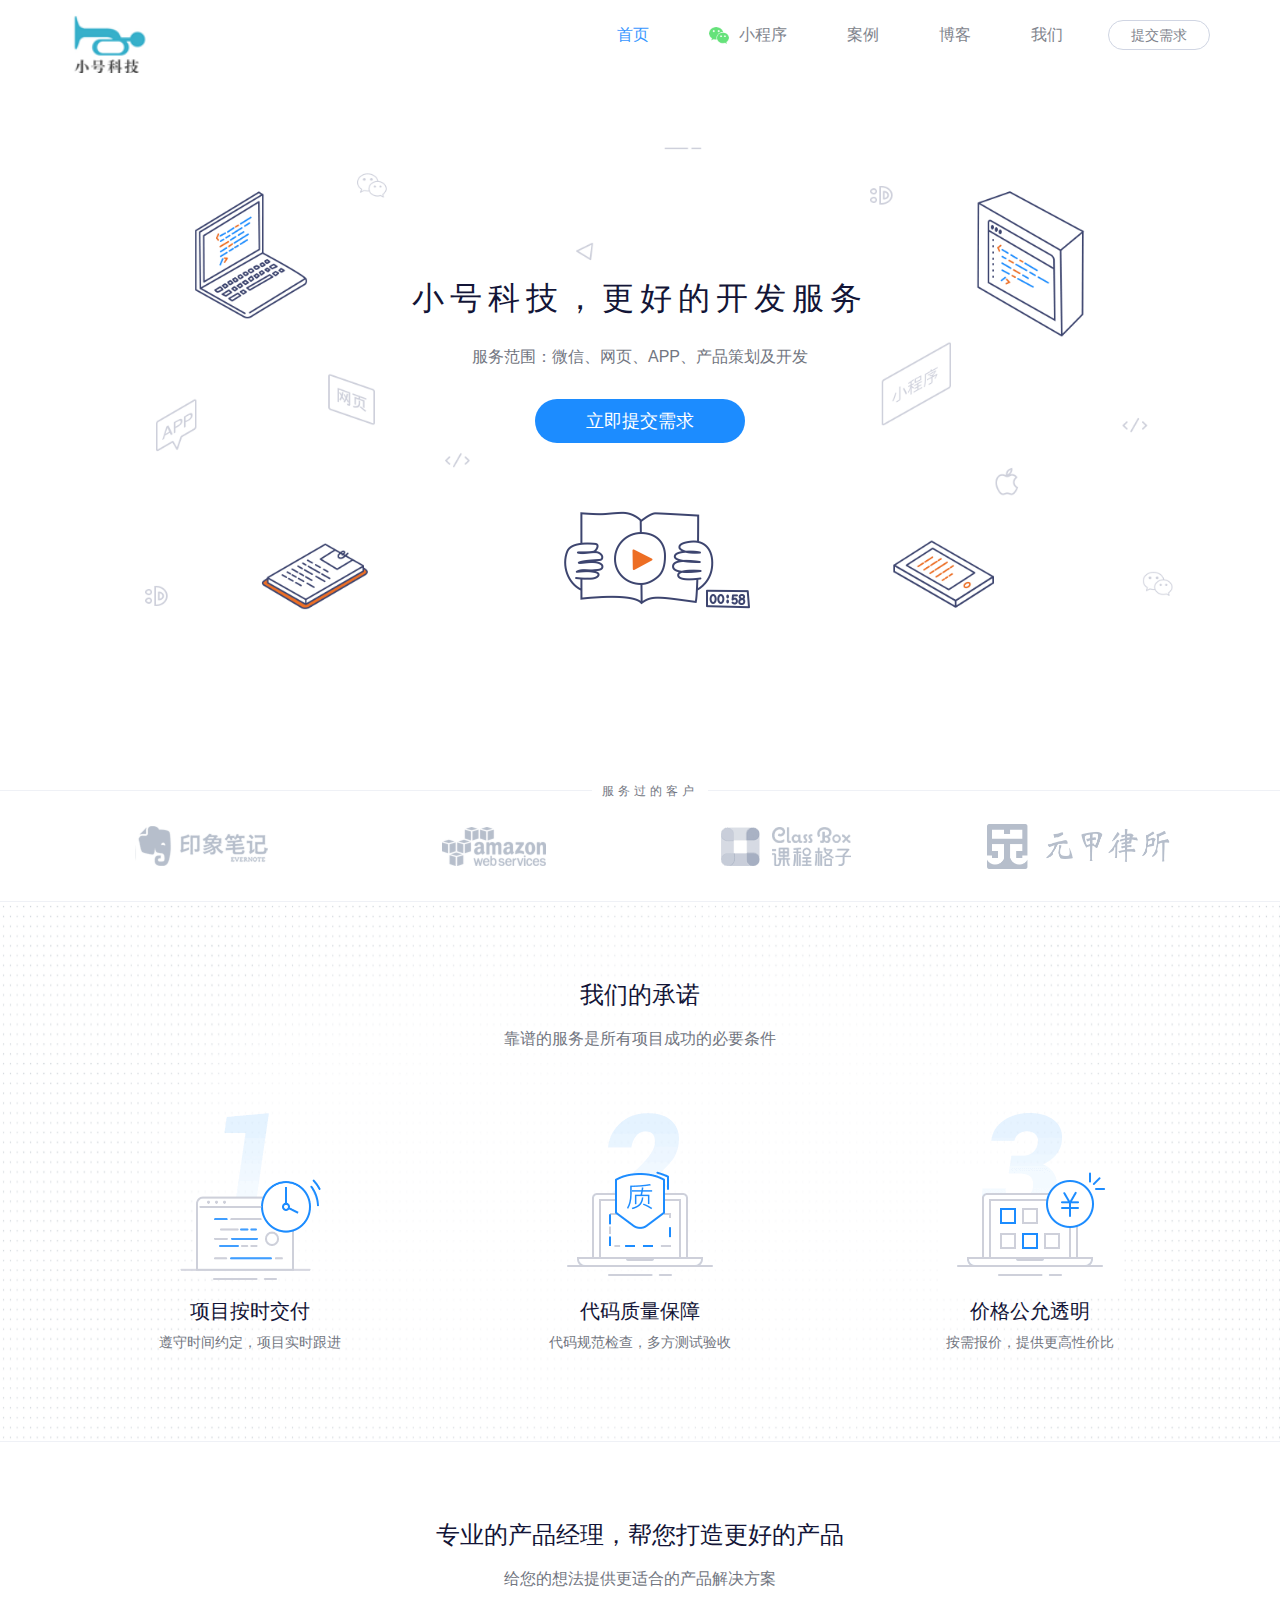
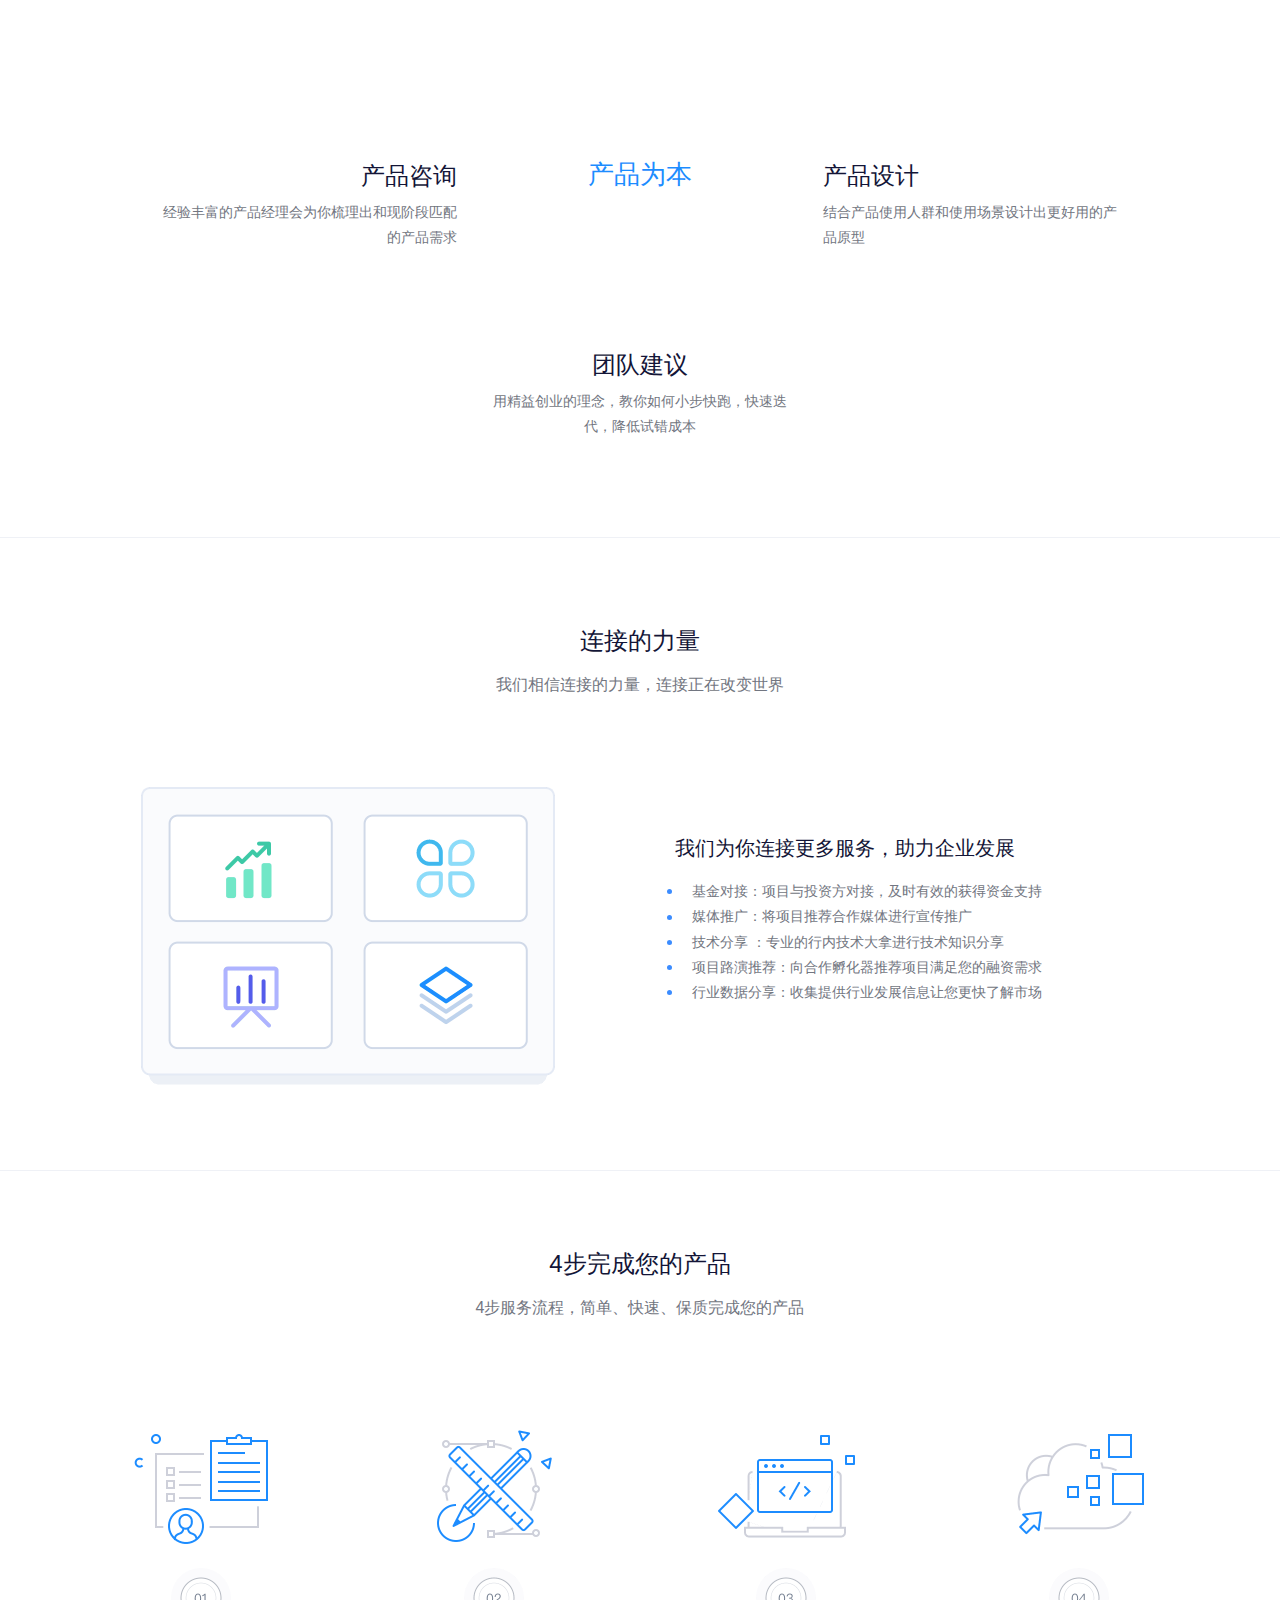
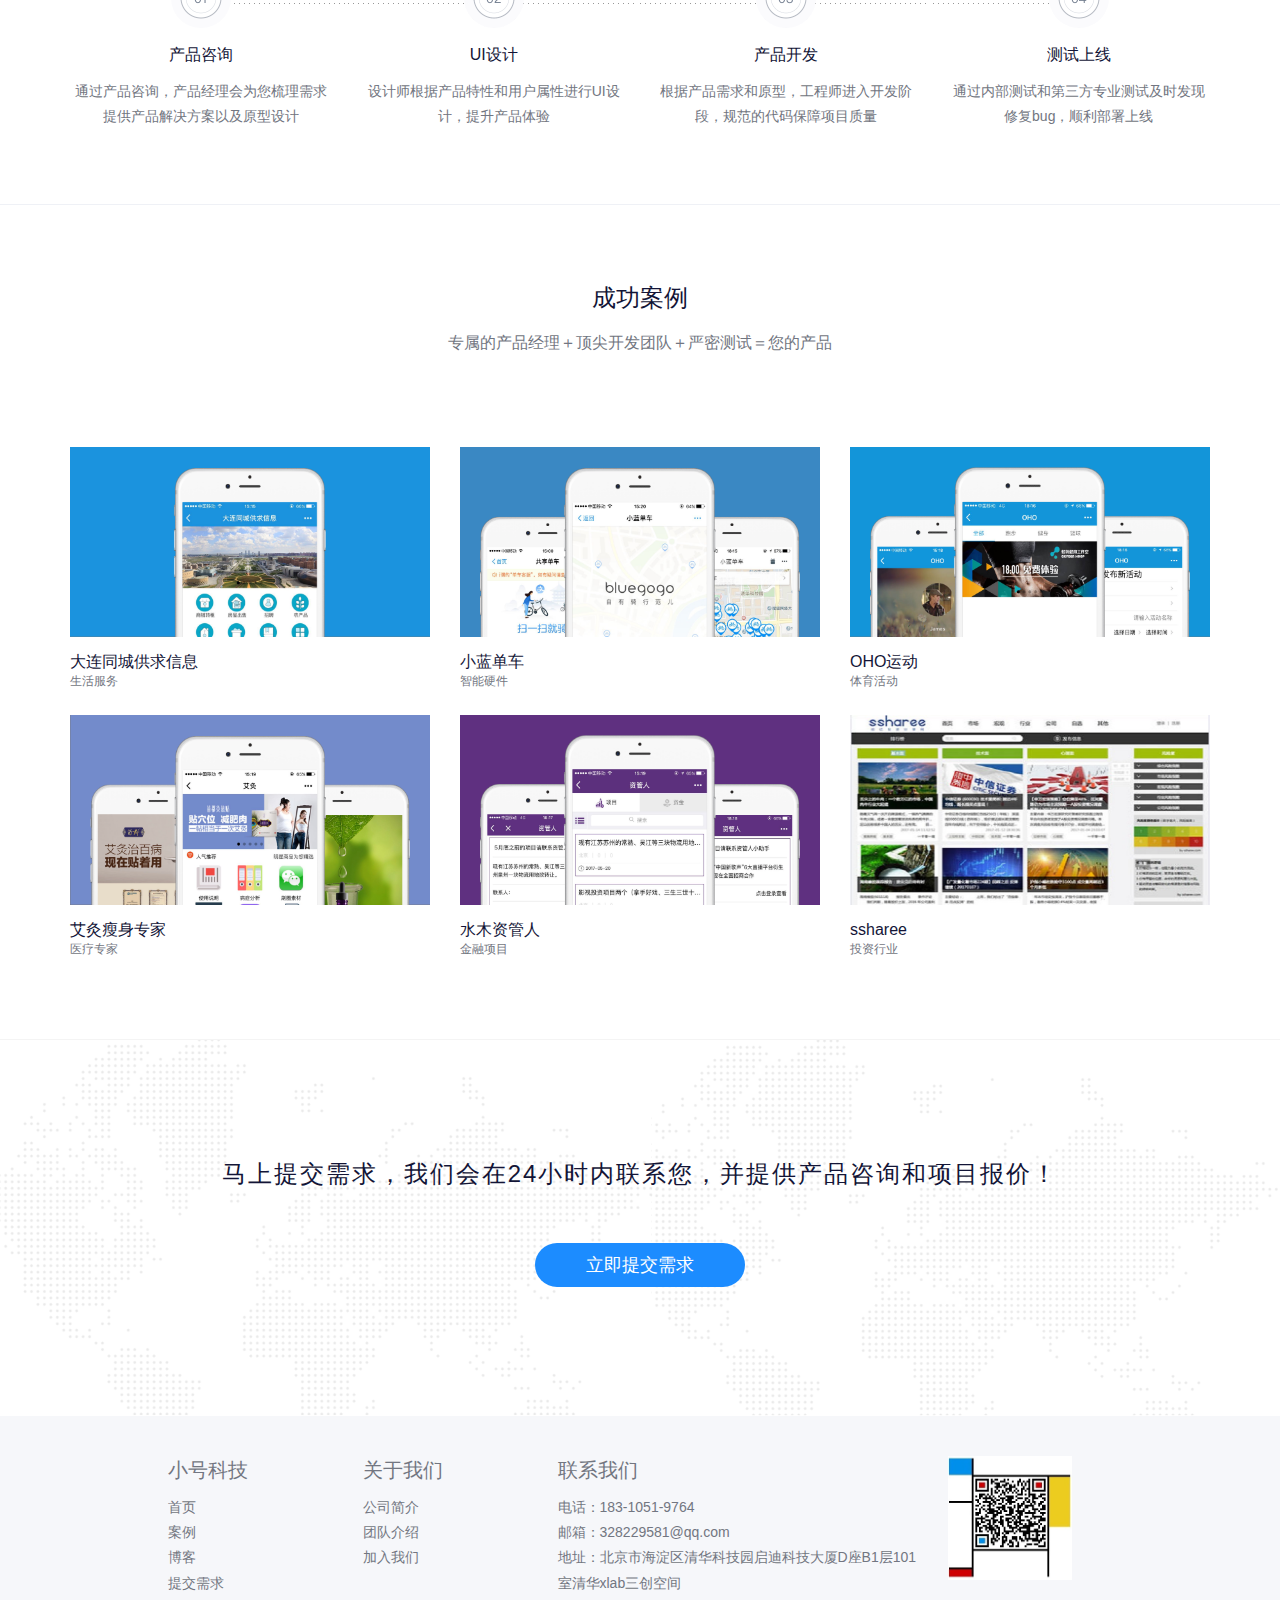
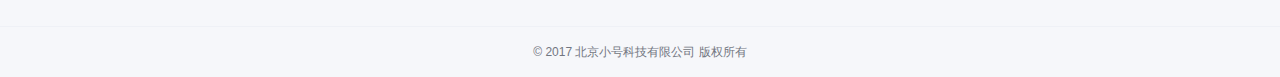
<file: index.html>
<!DOCTYPE html>
<!-- saved from url=(0021)https://chilunyc.com/ -->
<html><head><meta http-equiv="Content-Type" content="text/html; charset=UTF-8">
    
    <meta name="description" content="
小号科技提供从产品咨询到测试上线的一站式软件开发服务。我们为企业或个人提供微信、iOS、安卓、Web等平台的需求梳理、设计、开发服务，保障快速和高质量的完成您产品的第一版和每一版本的迭代。
">
    <meta name="keywords" content="
软件开发,外包,产品咨询,MVP,精益创业,iOS开发,安卓开发,Android开发,App开发,微信开发,网页开发,H5开发,Gear,齿轮,齿轮易创 
">
    <meta http-equiv="X-UA-Compatible" content="IE=edge,chrome=1">
    <meta name="viewport" content="width=device-width, initial-scale=1, maximum-scale=1,minimum-scale=1, user-scalable=0">
    <link rel="shortcut icon" href="index_files/logo.png">
    <link href="./index_files/bootstrap.min.css" rel="stylesheet">
    <link rel="stylesheet" type="text/css" href="./index_files/home.css">
    <link rel="stylesheet" type="text/css" href="./index_files/animate.css">
    
<link href="./index_files/loaders.css" rel="stylesheet">
<link href="./index_files/slick.css" rel="stylesheet">

    <title>小号科技 - 提供更好的软件开发服务</title>
    <!--[if lt IE 9]>
    <script src="/static/js/external/respond.min.js"></script>
    <script src="/static/js/external/placeholders.min.js"></script>
    <![endif]-->


<style type="text/css" id="MEIQIA-ICON-STYLE">.MEIQIA-ICON { background-size: 64px auto !important; background-repeat: no-repeat !important; background-image: url("https://static.meiqia.com/dist/images/icon-mq-round.png?v=2oynzutx8t1emi") !important; } @media only screen and (-webkit-min-device-pixel-ratio: 2), only screen and (min--moz-device-pixel-ratio: 2), only screen and (-o-min-device-pixel-ratio: 2/1), only screen and (min-device-pixel-ratio: 2) { .MEIQIA-ICON { background-image: url("https://static.meiqia.com/dist/images/icon-mq-round@2x.png?v=2oynzutx8t1emi") !important; } } .MEIQIA-ICON-CHAT1 { background-position: 0 0 !important; } .MEIQIA-ICON-CHAT2 { background-position: 0 -32px !important; } .MEIQIA-ICON-CHAT3 { background-position: 0 -64px !important; } .MEIQIA-ICON-CHAT4 { background-position: 0 -96px !important; } .MEIQIA-ICON-CHAT5 { background-position: 0 -128px !important; } .MEIQIA-ICON-CHAT6 { background-position: 0 -160px !important; } .MEIQIA-ICON-CHAT7 { background-position: 0 -224px !important; } .MEIQIA-ICON-CHAT8 { background-position: 0 -256px !important; } .MEIQIA-ICON-CHAT9 { background-position: 0 -288px !important; } .MEIQIA-ICON-CHAT10 { background-position: 0 -320px !important; } .MEIQIA-ICON-CHAT11 { background-position: 0 -352px !important; } .MEIQIA-ICON-CHAT12 { background-position: 0 -384px !important; } .MEIQIA-ICON-TICKET1 { background-position: -32px 0 !important; } .MEIQIA-ICON-TICKET2 { background-position: -32px -32px !important; } .MEIQIA-ICON-TICKET3 { background-position: -32px -64px !important; } .MEIQIA-ICON-TICKET4 { background-position: -32px -96px !important; } .MEIQIA-ICON-TICKET5 { background-position: -32px -128px !important; } .MEIQIA-ICON-TICKET6 { background-position: -32px -160px !important; } .MEIQIA-ICON-TICKET7 { background-position: -32px -224px !important; } .MEIQIA-ICON-TICKET8 { background-position: -32px -256px !important; } .MEIQIA-ICON-TICKET9 { background-position: -32px -288px !important; } .MEIQIA-ICON-TICKET10 { background-position: -32px -320px !important; } .MEIQIA-ICON-TICKET11 { background-position: -32px -352px !important; } .MEIQIA-ICON-TICKET12 { background-position: -32px -384px !important; } .MEIQIA-ICON-CALL { background-position: -32px -448px !important; }</style><style type="text/css" id="MEIQIA-PANEL-STYLE">#MEIQIA-PANEL-HOLDER { position: fixed; bottom: 0;  right: 60px;  z-index: -1; width: 320px; height: 480px; padding: 0; margin: 0; overflow: hidden; visibility: hidden; background-color: transparent; box-shadow: 0 0 20px 0 rgba(0, 0, 0, .15); border: 1px solid #eee\0; *border: 1px solid #eee; } #MEIQIA-IFRAME { position: absolute; top: 0; right: 0; bottom: 0; left: 0; display: none; width: 100% !important; height: 100% !important; border: 0; padding: 0; margin: 0; float: none; background: none; } </style><style type="text/css" id="MEIQIA-BTN-STYLE">#MEIQIA-BTN-HOLDER { display: none; position: fixed; bottom: 40px;  right: 40px;  z-index: 2147483647; width: auto; height: auto; padding: 0; margin: 0; border: 0; font-family: 'Helvetica Neue', Helvetica, Arial, 'Hiragino Sans GB', 'Microsoft YaHei', sans-serif; background-color: transparent; } #MEIQIA-BTN, #MEIQIA-BTN span, #MEIQIA-BTN div, #MEIQIA-BTN img { float: none; width: auto; height: auto; padding: 0; margin: 0; border: 0; background: none; } #MEIQIA-BTN { display: block; width: 60px; height: 60px; border: 1px solid rgba(0, 0, 0, .1); border-radius: 31px; box-shadow: 0 0 14px 0 rgba(0, 0, 0, .16); cursor: pointer; text-decoration: none; background-color: #1c8cff; } #MEIQIA-BTN #MEIQIA-BTN-ICON { position: absolute; top: 15px; left: 15px; width: 32px; height: 32px; } #MEIQIA-BTN #MEIQIA-CIRCLE { position: absolute; display: none; width: 26px; height: 26px; text-align: center; line-height: 26px; font-size: 14px; color: #fff; border-radius: 15px; background-color: #ff3b30; } #MEIQIA-BTN #MEIQIA-BUBBLE { position: absolute; top: 50%; display: none; width: 260px; margin-top: -48px; border: 1px solid #f7f7f7; border-radius: 4px; color: #000; text-align: left; box-shadow: 0 0 14px 0 rgba(0, 0, 0, .16); line-height: 1.428571429; background-color: #fff; } #MEIQIA-BTN #MEIQIA-BUBBLE-ARROW1 { position: absolute; z-index: 2; font-size: 0; line-height: 0; } #MEIQIA-BTN #MEIQIA-BUBBLE-ARROW2 { position: absolute; z-index: 1; font-size: 0; line-height: 0; }  #MEIQIA-BTN #MEIQIA-CIRCLE { top: -10px; left: -10px; } #MEIQIA-BTN #MEIQIA-BUBBLE { right: 74px; } #MEIQIA-BTN #MEIQIA-BUBBLE-ARROW1 { right: -8px; top: 42px; border-top: 7px solid transparent; border-bottom: 7px solid transparent; border-left: 8px solid #fff; } #MEIQIA-BTN #MEIQIA-BUBBLE-ARROW2 { right: -10px; top: 43px; border-top: 8px solid transparent; border-bottom: 8px solid transparent; border-left: 9px solid #f7f7f7; }  #MEIQIA-BTN #MEIQIA-BUBBLE-CLOSE { position: absolute; display: none; top: 12px; right: 12px; width: 10px; height: 10px; background-position: -5px -245px; cursor: pointer; } #MEIQIA-BTN #MEIQIA-BUBBLE:hover #MEIQIA-BUBBLE-CLOSE { display: block; } #MEIQIA-BTN #MEIQIA-BUBBLE-INSIDE { margin: 12px 18px; } #MEIQIA-BTN #MEIQIA-BUBBLE-AVATAR { width: 26px; height: 26px; border-radius: 13px; margin-right: 6px; vertical-align: top; box-shadow: 0 0 8px 0 rgba(0, 0, 0, .15); } #MEIQIA-BTN #MEIQIA-BUBBLE-NAME { display: inline-block; margin-top: 3px; font-size: 16px; color: #000; } #MEIQIA-BTN #MEIQIA-BUBBLE-MSG { height: 40px; margin-top: 5px; font-size: 14px; overflow: hidden; color: #000; } #MEIQIA-BTN #MEIQIA-BUBBLE-MSG img { width: 16px; height: 16px; } </style><style type="text/css" id="MEIQIA-INVITE-STYLE">#MEIQIA-INVITE, #MEIQIA-INVITE div, #MEIQIA-INVITE span { float: none; width: auto; height: auto; padding: 0; margin: 0; border: 0; background: none; } #MEIQIA-INVITE { background-size: 318px auto; background-repeat: no-repeat; background-image: url("https://static.meiqia.com/dist/images/invite-bgi-3.png?v=2oynzutx8t1emi"); } @media only screen and (-webkit-min-device-pixel-ratio: 2), only screen and (min--moz-device-pixel-ratio: 2), only screen and (-o-min-device-pixel-ratio: 2/1), only screen and (min-device-pixel-ratio: 2) { #MEIQIA-INVITE { background-image: url("https://static.meiqia.com/dist/images/invite-bgi-3@2x.png?v=2oynzutx8t1emi"); } } #MEIQIA-INVITE { position: fixed; top: 50%; left: 50%; z-index: 2147483647; display: none; width: 318px; height: 156px; margin: -78px 0 0 -159px; text-align: left; cursor: pointer; line-height: 1.428571429; } #MEIQIA-INVITE #MEIQIA-INVITE-CLOSE { position: absolute; top: -3px; right: -3px; width: 40px; height: 40px; cursor: pointer;  background-position: -12px -492px;  } #MEIQIA-INVITE #MEIQIA-INVITE-CLOSE:hover {  background-position: -12px -556px;  } #MEIQIA-INVITE #MEIQIA-INVITE-INSIDE { width: 170px; height: 44px; margin: 56px 0 0 110px; text-align: left; font-size: 13px; line-height: 22px; color: #4c4c4c; overflow: hidden; /*word-break: break-all;*/ } </style></head>

<body>
    <header class="navbar site-header navbar-static-top bs-docs-nav transparent none-shadow" id="top" role="banner">
        <div class="container text-center">
            <a class="center-logo" href="">
                <img src="./index_files/logo.jpg">
            </a>
            <div class="navbar-header">
                <button class="navbar-toggle collapsed" type="button" data-toggle="collapse" data-target=".bs-navbar-collapse">
                  <span class="sr-only">Toggle navigation</span>
                  <span class="icon-bar"></span>
                  <span class="icon-bar"></span>
                  <span class="icon-bar"></span>
                </button>
                <a class="navbar-brand" href="http://xiaohao.51cptj.com/">
                    <div class="logo">
                        <!--<img alt="Gear Logo" width="140px" height="54px" src="assets/logo.png">-->
                    </div>
                </a>
            </div>
            <div class="sm-sub-btn">
                <a class="submit-btn open-modal" href="javascript:;">
                  提交需求
                </a>
            </div>
            <nav class="navbar-collapse bs-navbar-collapse collapse" role="navigation" aria-expanded="false" style="height: 1px;">
                <ul class="nav navbar-nav navbar-right" id="headerNav">
                    <li class="nav-active"><a href="index.html">首页</a>
                    </li>
                    <li class="wx-nav ">
                        <a href="wx.html"><img src="./index_files/wechat-nav.png">小程序</a>
                    </li>
                    <li><a href="al.html">案例</a>
                    </li>
                    <li><a href="blog.html">博客</a>
                    </li>
                    <li><a href="about.html">我们</a>
                    </li>
                    <!--
                    <li class="sm-sub-btn"><a href="submit" target="_blank">提交需求</a>
                    </li>
                    -->
                </ul>
            </nav>
        </div>
    </header>
    
<div class="just-for-hold"></div>
<div class="main-screen">
    <!--<div class="container">-->
        <div class="main-screen-container">
            <div class="index-slogan">
                小号科技，更好的开发服务
            </div>
            <div class="fuwu">
                服务范围：微信、网页、APP、产品策划及开发
            </div>
            <button class="btn submit-btn open-modal">
                立即提交需求
            </button>
            <a class="index-play">
                <img class="index-watch" src="./index_files/index-watch@2x.png" alt="">
                <img class="watch-body" src="./index_files/index-banner-play@2x.png" alt="">
            </a>
            <a class="index-play-ph">
                <img class="index-play-ph" src="./index_files/index-play-ph@2x.png" alt="">
            </a>
        </div>
    <!--</div>-->
</div>

<!--案例固定栏-->
<div class="index-demo-icons">
    <div class="container ">
        <!--<p class="demo-text" >部分信任齿轮的合作伙伴</p>-->
        <p class="demo-slogan">服务过的客户</p>
        <div class="row">
            <div class="col-xs-4 col-sm-3 index-icon-yx">
            </div>
            <div class="col-xs-4 col-sm-3 index-icon-amz">
            </div>
            <div class="col-xs-4 col-sm-3 index-icon-gz"></div>
            <div class="hidden-xs  col-sm-3 index-icon-yj"></div>
        </div>
    </div>
</div>


<!--我们的承诺-->
<div class="index-promise">
    <div class="container">
        <div class="index-item-header">
            <h1>我们的承诺</h1>
            <p>靠谱的服务是所有项目成功的必要条件</p>
        </div>
        <div class="row">
            <div class="col-xs-12 col-sm-4">
                <div class="index-promise-item">
                    <img class="item-pic01" src="./index_files/index-promise01@2x.png" alt="">
                    <img class="item-pic01-ph" src="./index_files/index-promise01-ph@2x.png" alt="">
                    <h3 class="item-promise-header01">项目按时交付</h3>
                    <p>遵守时间约定，项目实时跟进</p>
                </div>
            </div>
            <div class="col-xs-12 col-sm-4">
                <div class="index-promise-item">
                    <img class="item-pic02" src="./index_files/index-promise02@2x.png" alt="">
                    <img class="item-pic02-ph" src="./index_files/index-promise02-ph@2x.png" alt="">
                    <h3 class="item-promise-header02">代码质量保障</h3>
                    <p>代码规范检查，多方测试验收</p>
                </div>
            </div>
            <div class="col-xs-12 col-sm-4">
                <div class="index-promise-item">
                    <img class="item-pic03" src="./index_files/index-promise03@2x.png" alt="">
                    <img class="item-pic03-ph" src="./index_files/index-promise03-ph@2x.png" alt="">
                    <h3 class="item-promise-header03">价格公允透明</h3>
                    <p>按需报价，提供更高性价比</p>
                </div>
            </div>
        </div>
    </div>    
</div>


<!--专业的产品经理-->
<div class="index-produt-consult">
    <div class="container">
        <div class="index-item-header">
            <h1 class="visible-lg-block visible-md-block visible-sm-block">专业的产品经理，帮您打造更好的产品</h1>
            <h1 class="visible-xs-block">专业的产品经理，帮您打造更好的产品</h1>
            <p>给您的想法提供更适合的产品解决方案</p>
        </div>
        <div class="product-consult-main">
            <div class="loader-inner ball-scale-multiple">
                <div></div>
                <div></div>
                <div></div>
            </div>
            <div class="consult-purport">
                <div>
                    <p>产品为本</p>
                </div>
            </div>
            <div class="consult-01">
                <span class="consult-dot"></span>
                <h3>产品咨询</h3>
                <p>经验丰富的产品经理会为你梳理出和现阶段匹配的产品需求</p>
            </div>
            <div class="consult-02">
                <span class="consult-dot"></span>
                <h3>产品设计</h3>
                <p>结合产品使用人群和使用场景设计出更好用的产品原型</p>
            </div>
            <div class="consult-03">
                <span class="consult-dot"></span>
                <h3>团队建议</h3>
                <p>用精益创业的理念，教你如何小步快跑，快速迭代，降低试错成本</p>
            </div>
        </div>
    </div>
</div>


<!--连接的力量-->
<div class="index-connect-us">
    <div class="container">
        <div class="index-item-header">
            <h1>连接的力量</h1>
            <p>我们相信连接的力量，连接正在改变世界</p>
        </div>
        <div class="row connect-us-container">
            <div class="col-sm-12 col-md-6">
                <img class="img-responsive hidden-xs  visible-lg-block visible-md-block visible-sm-block" src="./index_files/index-logo-wall@2x.png" alt="">
                <img class="img-responsive hidden-lg hidden-md hidden-sm visible-xs-block" src="./index_files/index-logo-wall@2x.png" alt="">
            </div>
            <div class="col-sm-12 col-md-6 ">
                <div class="connect-us-right">
                    <h4>我们为你连接更多服务，助力企业发展</h4>
                    <ul>
                        <li>
                            <span class="connect-dot"></span>
                            <p>基金对接：项目与投资方对接，及时有效的获得资金支持</p>
                        </li>
                        <li>
                            <span class="connect-dot"></span>
                           <p>媒体推广：将项目推荐合作媒体进行宣传推广</p>
                        </li>
                        <li>
                            <span class="connect-dot"></span>
                            <p>技术分享 ：专业的行内技术大拿进行技术知识分享</p>
                        </li>
                        <li>
                            <span class="connect-dot"></span>
                            <p>项目路演推荐：向合作孵化器推荐项目满足您的融资需求</p>
                        </li>
                        <li>
                            <span class="connect-dot"></span>
                            <p>行业数据分享：收集提供行业发展信息让您更快了解市场</p>
                        </li>
                    </ul>
                </div>
            </div>
        </div>
    </div>
</div>

<!--step 大屏幕-->
<div class="index-step">
    <div class="container">
        <div class="index-item-header">
            <h1>4步完成您的产品</h1>
            <p>4步服务流程，简单、快速、保质完成您的产品</p>
        </div>
        <div class="row step-flow">
            <div class="col-sm-3 step-flow-item">
                <img class="item-pic-01" src="./index_files/step-icon-01@2x.png" alt="">
                <img class="item-pic-02" src="./index_files/icon-01@2x.png" alt="">
                <div class="steop-flow-text">
                    <h5>产品咨询</h5>
                    <p>通过产品咨询，产品经理会为您梳理需求提供产品解决方案以及原型设计</p>
                </div>
                <span class="step-line"></span>
            </div>
            <div class="col-sm-3 step-flow-item">
                <img class="item-pic-01" src="./index_files/step-icon-02@2x.png" alt="">
                <img class="item-pic-02" src="./index_files/icon-02@2x.png" alt="">
                <div class="steop-flow-text">
                    <h5>UI设计</h5>
                    <p>设计师根据产品特性和用户属性进行UI设计，提升产品体验</p>
                </div>
                <span class="step-line"></span>
            </div>
            <div class="col-sm-3 step-flow-item">
                <img class="item-pic-01" src="./index_files/step-icon-03@2x.png" alt="">
                <img class="item-pic-02" src="./index_files/icon-03@2x.png" alt="">
                <div class="steop-flow-text">
                    <h5>产品开发</h5>
                    <p>根据产品需求和原型，工程师进入开发阶段，规范的代码保障项目质量</p>
                </div>
                <span class="step-line"></span>
            </div>
            <div class="col-sm-3 step-flow-item">
                <img class="item-pic-01" src="./index_files/step-icon-04@2x.png" alt="">
                <img class="item-pic-02" src="./index_files/icon-04@2x.png" alt="">
                <div class="steop-flow-text">
                    <h5>测试上线</h5>
                    <p>通过内部测试和第三方专业测试及时发现修复bug，顺利部署上线</p>
                </div>
                <span class="step-line"></span>
            </div>
        </div>
    </div>
</div>
<!--step 小屏幕-->
 <!--<div class="index-item-header only-sm-show">
    <h1>4步完成您的产品</h1>
    <p>4步服务流程，简单、快速、保质完成您的产品</p>
</div>-->
<!-- Wrapper for slides -->
  <!--<div class="my-server-steps slick-initialized slick-slider slick-dotted" role="toolbar"><button type="button" data-role="none" class="slick-prev slick-arrow" aria-label="Previous" role="button" style="">Previous</button>
    <div aria-live="polite" class="slick-list draggable"><div class="slick-track" role="listbox" style="opacity: 1; width: 0px; transform: translate3d(0px, 0px, 0px);"><div class="slick-slide slick-cloned" data-slick-index="-1" aria-hidden="true" tabindex="-1" style="width: 0px;">
        <div class="index-step-ph">
            <div class="container">
                <div class=" step-flow-item-ph">
                    <img class="item-pic-01-ph" src="./index_files/step-icon-04-ph@2x.png" alt="">
                    <img class="item-pic-02-ph" src="./index_files/icon-04-ph@2x.png" alt="">
                    <div class="steop-flow-text-ph">
                        <h5>测试上线</h5>
                        <p>通过内部测试和第三方专业测试及时发现修复bug，顺利部署上线。</p>
                    </div>
                    <span class="step-line-ph left-line-ph"></span>
                </div> 
            </div>
        </div>
    </div><div class="slick-slide slick-current slick-active" data-slick-index="0" aria-hidden="false" tabindex="-1" role="option" aria-describedby="slick-slide00" style="width: 0px;">
        <div class="index-step-ph">
            <div class="container">
                <div class="step-flow-item-ph">
                    <img class="item-pic-01-ph" src="./index_files/step-icon-01-ph@2x.png" alt="">
                    <img class="item-pic-02-ph" src="./index_files/icon-01-ph@2x.png" alt="">
                    <div class="steop-flow-text-ph">
                        <h5>产品咨询</h5>
                        <p>通过产品咨询，产品经理会为您梳理需求提供产品解决方案以及原型设计。</p>
                    </div>
                    <span class="step-line-ph right-line-ph"></span>
                </div>
            </div>
        </div>
    </div><div class="slick-slide" data-slick-index="1" aria-hidden="true" tabindex="-1" role="option" aria-describedby="slick-slide01" style="width: 0px;">
        <div class="index-step-ph">
            <div class="container">
                <div class=" step-flow-item-ph">
                        <img class="item-pic-01-ph" src="./index_files/step-icon-02-ph@2x.png" alt="">
                        <img class="item-pic-02-ph" src="./index_files/icon-02-ph@2x.png" alt="">
                        <div class="steop-flow-text-ph">
                            <h5>UI设计</h5>
                            <p>设计师根据产品特性和用户属性进行UI设计，提升产品体验。</p>
                        </div>
                        <span class="step-line-ph whole-line-ph"></span>
                </div>
            </div>
        </div>
    </div><div class="slick-slide" data-slick-index="2" aria-hidden="true" tabindex="-1" role="option" aria-describedby="slick-slide02" style="width: 0px;">
        <div class="index-step-ph">
            <div class="container">
                <div class=" step-flow-item-ph">
                        <img class="item-pic-01-ph" src="./index_files/step-icon-03-ph@2x.png" alt="">
                        <img class="item-pic-02-ph" src="./index_files/icon-03-ph@2x.png" alt="">
                        <div class="steop-flow-text-ph">
                            <h5>产品开发</h5>
                            <p>根据产品需求和原型，工程师进入开发阶段，规范的代码保障项目质量。</p>
                        </div>
                        <span class="step-line-ph whole-line-ph"></span>
                </div> 
            </div>
        </div>
    </div><div class="slick-slide" data-slick-index="3" aria-hidden="true" tabindex="-1" role="option" aria-describedby="slick-slide03" style="width: 0px;">
        <div class="index-step-ph">
            <div class="container">
                <div class=" step-flow-item-ph">
                    <img class="item-pic-01-ph" src="./index_files/step-icon-04-ph@2x.png" alt="">
                    <img class="item-pic-02-ph" src="./index_files/icon-04-ph@2x.png" alt="">
                    <div class="steop-flow-text-ph">
                        <h5>测试上线</h5>
                        <p>通过内部测试和第三方专业测试及时发现修复bug，顺利部署上线。</p>
                    </div>
                    <span class="step-line-ph left-line-ph"></span>
                </div> 
            </div>
        </div>
    </div><div class="slick-slide slick-cloned" data-slick-index="4" aria-hidden="true" tabindex="-1" style="width: 0px;">
        <div class="index-step-ph">
            <div class="container">
                <div class="step-flow-item-ph">
                    <img class="item-pic-01-ph" src="./index_files/step-icon-01-ph@2x.png" alt="">
                    <img class="item-pic-02-ph" src="./index_files/icon-01-ph@2x.png" alt="">
                    <div class="steop-flow-text-ph">
                        <h5>产品咨询</h5>
                        <p>通过产品咨询，产品经理会为您梳理需求提供产品解决方案以及原型设计。</p>
                    </div>
                    <span class="step-line-ph right-line-ph"></span>
                </div>
            </div>
        </div>
    </div></div></div>
    
    
    
  <button type="button" data-role="none" class="slick-next slick-arrow" aria-label="Next" role="button" style="">Next</button><ul class="slick-dots" style="" role="tablist"><li class="slick-active" aria-hidden="false" role="presentation" aria-selected="true" aria-controls="navigation00" id="slick-slide00"><button type="button" data-role="none" role="button" tabindex="0">1</button></li><li aria-hidden="true" role="presentation" aria-selected="false" aria-controls="navigation01" id="slick-slide01"><button type="button" data-role="none" role="button" tabindex="0">2</button></li><li aria-hidden="true" role="presentation" aria-selected="false" aria-controls="navigation02" id="slick-slide02"><button type="button" data-role="none" role="button" tabindex="0">3</button></li><li aria-hidden="true" role="presentation" aria-selected="false" aria-controls="navigation03" id="slick-slide03"><button type="button" data-role="none" role="button" tabindex="0">4</button></li></ul></div>-->


<!--成功案例-->
<div class="success-case">
    <div class="container">
        <div class="index-item-header">
            <h1>成功案例</h1>
            <p>专属的产品经理＋顶尖开发团队＋严密测试＝您的产品</p>
        </div>
        <div class="row succ-case-container">
            <div class="succ-case-item col-xs-6 col-lg-4">
                <a href="">
                    <span class="csse-arrow"></span>
                    <img src="./index_files/succ-pic-yx@2x.png" alt="">
                 </a>
                <div class="case-item-footer">
                    <div class="item-footer-text">
                        <h5>大连同城供求信息</h5>
                        <p>生活服务</p>
                    </div>
                    <!--<img class="right item-h5 no-pc" src="./index_files/succ-icon-h5@2x.png" alt="">-->
                </div>
            </div>
            <div class="succ-case-item col-xs-6 col-lg-4">
                <a href="">
                    <span class="csse-arrow"></span>
                    <img src="./index_files/succ-pic-qxm@2x.png" alt="">
                </a>
                <div class="case-item-footer">
                    <div class="item-footer-text">
                        <h5>小蓝单车</h5>
                        <p>智能硬件</p>
                    </div>
                    <!--<img class="right item-web" src="./index_files/succ-icon-web@2x.png" alt="">
                    <img class="right item-h5 item-margin" src="./index_files/succ-icon-h5@2x.png" alt="">-->
                </div>
            </div>
            <div class="succ-case-item col-xs-6 col-lg-4">
                <a href="">
                    <span class="csse-arrow"></span>
                    <img src="./index_files/succ-pic-hls@2x.png" alt="">
                </a>
                <div class="case-item-footer">
                    <div class="item-footer-text">
                        <h5>OHO运动</h5>
                        <p>体育活动</p>
                    </div>
                    <!--<img class="right item-android" src="./index_files/succ-icon-android@2x.png" alt="">
                     <img class="right item-ios item-margin" src="./index_files/succ-icon-ios@2x.png" alt="">-->
                </div>
            </div>
            <div class="succ-case-item col-xs-6 col-lg-4">
                <a href="">
                    <span class="csse-arrow"></span>
                    <img src="./index_files/succ-pic-ssharee@2x.png" alt="">
                </a>
                <div class="case-item-footer">
                    <div class="item-footer-text">
                        <h5>艾灸瘦身专家</h5>
                        <p>医疗专家</p>
                    </div>
                    <!--<img class="right item-web" src="./index_files/succ-icon-web@2x.png" alt="">-->
                </div>
            </div>
            <div class="succ-case-item col-xs-6 col-lg-4">
                <a href="">
                    <span class="csse-arrow"></span>
                    <img src="./index_files/succ-pic-sx@2x.png" alt="">
                </a>
                <div class="case-item-footer">
                    <div class="item-footer-text">
                        <h5>水木资管人</h5>
                        <p>金融项目</p>
                    </div>
                    <!--<img class="right item-ios no-pc" src="./index_files/succ-icon-ios@2x.png" alt="">-->
                </div>
            </div>
            <div class="succ-case-item col-xs-6 col-lg-4">
                <a href="">
                    <span class="csse-arrow"></span>
                    <img src="./index_files/succ-pic-in@2x.png" alt="">
                </a>
                <div class="case-item-footer">
                    <div class="item-footer-text">
                        <h5>ssharee</h5>
                        <p>投资行业</p>
                    </div>
                    <!--<img class="right item-web" src="./index_files/succ-icon-web@2x.png" alt="">-->
                </div>
            </div>
        </div>
    </div>
</div>

<div class="about-footer">
    <div class="container">
        <h2>马上提交需求，我们会在24小时内联系您，并提供产品咨询和项目报价！</h2>
        <div class="about-btn">
            <button class="open-modal">
            立即提交需求
            </button>
        </div>
    </div>
</div>
<!--视频模态框-->
<div class="index-video-model">
    <div class="video-container">
        <video id="chilunVideo" loop="" width="960" height="540" type="video/mp4" controls="">

        </video>
        <span class="video-play glyphicon glyphicon-play-circle"></span>
        <span class="video-pause glyphicon glyphicon-pause"></span>
        <span class="video-close">×</span>
    </div>
</div>

    <!-- modal -->
    <div class="modal">
        <div class="modal-blur"></div>
        <div class="modal-content">
            <a href="javascript:;" class="close-modal">×</a>
            <div class="modal-form">
                <h3 class="gear-h3">马上填写需求，获得产品咨询和项目报价</h3>
                <div class="modal-server-step">
                    <div class="server-step-item">
                        <img src="./index_files/modal-step-01@2x.png" alt="">
                        <p>
                            <span class="hidden-xs">填写项目需求</span>
                            <span class="visible-xs-inline">填写需求</span>
                        </p>
                    </div>
                    <div class="server-step-item">
                        <img src="./index_files/modal-step-02@2x.png" alt="">
                        <p>
                           <span class="hidden-xs">进行产品咨询</span>  
                           <span class="visible-xs-inline">产品咨询</span>
                        </p>
                    </div>
                    <div class="server-step-item">
                        <img src="./index_files/modal-step-03@2x.png" alt="">
                        <p>
                           <span class="hidden-xs">反馈报告和报价</span> 
                           <span class="visible-xs-inline">报价反馈</span>
                        </p>
                    </div>
                    <div class="modal-line"></div>
                    <span class="modal-text-1">24h<span class="hidden-xs">内回复</span></span>
                    <span class="modal-text-2">24h<span class="hidden-xs">内回复</span></span>
                </div>
                <div class="modal-line hidden-xs"></div>
                <form action="https://chilunyc.com/projects/submit_proposal" class="form-horizontal" method="post" id="proposal-form">
                    <input type="hidden" name="csrfmiddlewaretoken" value="9QT4l6T1c3DCLvWo5BRxvHiswmNKPRsE">
                    <div class="form-group">
                        <label class="col-sm-2 control-label" for="modalName">姓名</label>
                        <div class="col-sm-10">
                            <input type="text" name="name" required="required" class="form-control" id="modalName">
                        </div>
                    </div>
                    <div class="form-group">
                        <label class="col-sm-2 control-label" for="modalPhone">电话</label>
                        <div class="col-sm-10">
                            <input type="phone" name="phone" required="required" class="form-control" id="modalPhone">
                        </div>
                    </div>
                    <div class="form-group">
                        <label class="col-sm-2 control-label" for="modalQQ">QQ/微信</label>
                        <div class="col-sm-10">
                            <input type="text" name="wechat_qq" required="required" class="form-control" id="modalQQ">
                        </div>
                    </div>
                    <div class="form-group">
                        <label class="col-sm-2 control-label" for="modalNeeds">需求描述</label>
                        <div class="col-sm-10">
                            <textarea id="modalNeeds" required="required" name="description" rows="5" class="form-control" placeholder="示例：我想做一款App，iOS 和Android两个平台，现有产品需求文档，无设计，有参考 App 如网易一元购，功能与其一样即可。"></textarea>
                        </div>
                    </div>
                    <div class="form-item text-center">
                        <button href="javascript:;" class="submit-btn submit-proposal">完成提交
                        </button>
                    </div>
                </form>
            </div>
            <div class="modal-result text-center">
                <div class="result-loading">
                    <div class="loading-container hidden-xs">
                        <img src="./index_files/loading-logo@2x.png" alt="">
                         <p>页面正在加载请稍等...</p>
                    </div>
                    <div class="loading-container-ph visible-xs-block">
                        <img src="./index_files/loading-ph@2x.png" alt="">
                        <p>
                            <img src="./index_files/loading-circle-ph@2x.png" alt="">
                            页面正在加载，请稍等...
                        </p>
                    </div>
                </div>

                <div class="result-succ-show hidden">
                    <div class="result-icon result-success"></div>
                    <h2>提交成功</h2>
                    <p>
                        恭喜您已经成功提交需求，我们会在一个工作日内
                        <br> 与您进行初次沟通，请耐心等待
                    </p>
                </div>

                <!--提交失败内容-->
                <div class="result-err-show hidden">
                    <div class="result-icon result-error"></div>
                    <h2>提交失败</h2>
                    <p>
                        请联系客服人员或拨打电话 131-6174-0715
                    </p>
                </div>
            </div>
        </div>
    </div>
    <footer>
        <div class="footer_main">
            <div class="row">
                <div class="col-md-1">
                </div>
                <div class="col-md-2 col-sm-12 visible-md-block visible-lg-block">
                    <div class="footer_title">小号科技</div>
                    <ul class="footer_list">
                        <li><a href="index.html">首页</a></li>
                        <li><a href="al.html">案例</a></li>
                        <li><a href="blog.html">博客</a></li>
                        <li> <a class="submit-btn open-modal" href="javascript:;">提交需求</a></li>
                    </ul>
                </div>
                <div class="col-md-2 col-sm-12 visible-md-block visible-lg-block">
                    <div class="footer_title">
                        关于我们
                    </div>
                    <ul class="footer_list">
                        <li><a href="about.html#关于小号">公司简介</a></li>
                        <li><a href="about.html#团队介绍">团队介绍</a></li>
                        <li><a href="about.html#加入我们">加入我们</a></li>
                        <!--<li><a href="">服务说明</a></li>-->
                    </ul>
                </div>
                <div class="col-md-4 col-sm-12 visible-md-block visible-lg-block">
                    <div class="footer_title">
                        联系我们
                    </div>
                    <ul class="footer_list">
                        <li>电话：183-1051-9764</li>
                        <li>邮箱：328229581@qq.com</li>
                        <li>地址：北京市海淀区清华科技园启迪科技大厦D座B1层101室清华xlab三创空间</li>
                    </ul>
                </div>
                <div class="col-md-3 ol-sm-12 footer-follow">
                    <div class="footer_title">
                        <img src="./index_files/code.jpg" width="124" ;="" height="124">
                    </div>
                </div>
                <!--
                <div class="col-md-4 col-sm-12 footer-follow">
                    <div class="footer_title">
                        关注我们
                    </div>
                    <div class="sns">
                        <a><img src="/static/homepage/assets/icon_weixin.png"></a>
                        <a><img src="/static/homepage/assets/icon_weibo.png"></a>
                        <a><img src="/static/homepage/assets/icon_zhihu.png"></a>
                    </div>
                </div>
                -->
            </div>
        </div>
        <div class="footer_beian">
            <p>© 2017 北京小号科技有限公司 版权所有</p>
        </div>
    </footer>
    <!--js提前-->
    <script async="" charset="UTF-8" src="./index_files/meiqia.js"></script>
    <script type="text/javascript" async="" src="./index_files/vds.js"></script>
    <script src="./index_files/jquery.min.js"></script>
    <script src="./index_files/bootstrap.min.js"></script>
    <script type="text/javascript" src="./index_files/jquery.form.min.js"></script>
    <script type="text/javascript" src="./index_files/app.js"></script>
    
    <script src="./index_files/AV.analytics.js"></script>
    <script type="text/javascript">
        (function() {
            var appId = 'xz1dYqoP0OuNFDckR4ejz05C-gzGzoHsz';
            var appKey = 'SUDG4PibryKhneRcuYPRAqrm';
            var analytics = AV.analytics({
                appId: appId,
                appKey: appKey,
                channel: 'homepage'
            });
        })();
    </script>
    <script type="text/javascript">
        var _vds = _vds || [];
        window._vds = _vds;
        (function() {
            _vds.push(['setAccountId', '980e7b0aeeedfcab']);
            _vds.push(['trackBot', false]);
            (function() {
                var vds = document.createElement('script');
                vds.type = 'text/javascript';
                vds.async = true;
                vds.src = ('https:' == document.location.protocol ? 'https://' : 'http://') + 'dn-growing.qbox.me/vds.js';
                var s = document.getElementsByTagName('script')[0];
                s.parentNode.insertBefore(vds, s);
            })();
        })();
    </script>
    <!--<script src="./index_files/hm.js"></script>
    <script type="text/javascript">
         (function(m, ei, q, i, a, j, s) {
            m[i] = m[i] || function() {
                (m[i].a = m[i].a || []).push(arguments)
            };
            j = ei.createElement(q),
                s = ei.getElementsByTagName(q)[0];
            j.async = true;
            j.charset = 'UTF-8';
            j.src = '//static.meiqia.com/dist/meiqia.js';
            s.parentNode.insertBefore(j, s);
        })(window, document, 'script', '_MEIQIA');
        _MEIQIA('entId', 50719);
    </script>-->
     
<!--<script type="text/javascript" src="./index_files/slick.min.js"></script>
<script type="text/javascript" src="./index_files/home.js"></script>-->




<!--
<div id="MEIQIA-PANEL-HOLDER"><iframe id="MEIQIA-IFRAME" src="./index_files/desktop-fiesta.html" frameborder="0" scrolling="no" allowtransparency="true"></iframe> </div><div id="MEIQIA-BTN-HOLDER" style="display: block;"><div id="MEIQIA-BTN"> <span id="MEIQIA-BTN-ICON" class="MEIQIA-ICON MEIQIA-ICON-CHAT1"></span> <span id="MEIQIA-CIRCLE"></span> <div id="MEIQIA-BUBBLE"> <span id="MEIQIA-BUBBLE-ARROW1"></span> <span id="MEIQIA-BUBBLE-ARROW2"></span> <span id="MEIQIA-BUBBLE-CLOSE" class="MEIQIA-ICON"></span> <div id="MEIQIA-BUBBLE-INSIDE"> <img id="MEIQIA-BUBBLE-AVATAR"> <span id="MEIQIA-BUBBLE-NAME"></span> <div id="MEIQIA-BUBBLE-MSG"></div> </div> </div> </div></div><div id="MEIQIA-INVITE"><span id="MEIQIA-INVITE-CLOSE" class="MEIQIA-ICON"></span> <div id="MEIQIA-INVITE-INSIDE">您好，小齿轮正在线，让我们来帮助您吧。</div></div><script src="./index_files/clue-api.min.js" type="text/javascript"></script><script src="./index_files/getbid"></script></body></html>-->
</file>
<file: index_files/home.css>
.gear-btn-md,.gear-btn-sm,.gear-btn-lg,.gear-btn-outline{font-size:20px;font-weight:400;letter-spacing:3px;height:44px;width:210px;color:#fff;background-color:#1C8CFF;border-radius:22px;outline:none;border:1px solid transparent;padding:6px 15px}.gear-btn-sm{height:34px;width:155px;font-size:14px;border-radius:17px;padding:5px 10px}.gear-btn-outline{background-color:#fff;border:1px solid #1C8CFF;color:#1C8CFF}.gear-btn-md:hover,.gear-btn-sm:hover{background-color:#49A3FF}.gear-btn-outline:hover{color:#fff;background-color:#1C8CFF;transition:color 0.2s ease-out, background-color 0.2s ease-out;-webkit-transition:color 0.2s ease-out, background-color 0.2s ease-out;-webkit-transition-property:color, background-color;-webkit-transition-duration:0.2s, 0.2s;-webkit-transition-timing-function:ease-out, ease-out}.gear-btn-forbid{background-color:#A4D1FF}.gear-h1{font-size:32px;color:#131537}.gear-h2{font-size:24px;color:#131537}.gear-h3{font-size:20px;color:#131537}.gear-h1-assist{font-size:16px;color:#727681}.gear-h2-assist{font-size:14px;color:#727681}*{margin:0;padding:0;box-sizing:border-box;-moz-box-sizing:border-box;-webkit-box-sizing:border-box}html{height:100%}h1,h2,h3,h4,h5,h6{font-weight:400}.navbar.modal-padding{padding-right:15px}body{font-family:'PingFang SC', 'Hiragino Sans GB', 'Microsoft YaHei', 'Helvetica Neue', Helvetica, Arial, sans-serif;font-size:16px;font-weight:400;background:#fff;color:#727681;-webkit-font-smoothing:antialiased;height:100%}body.modal-open{overflow:hidden;padding-right:15px}li{list-style-type:none}.clear-both:after{display:block;content:'';clear:both;visibility:hidden}nav{background:#fff}nav{background:#fff}.right{float:right}.left{float:left}.navbar{min-height:45px}main{padding-top:70px}@media (max-width: 991px){main{padding-top:50px}}.wx-nav img{margin-right:10px;width:20px;height:16.67px}.shadow-only{height:0;width:100%;top:0;z-index:103;border-bottom:1px solid transparent;-webkit-box-shadow:0 2px 3px rgba(0,0,0,0.16);-moz-box-shadow:0 2px 3px rgba(0,0,0,0.16);box-shadow:0 2px 3px rgba(0,0,0,0.16);background-color:rgba(255,255,255,0.97);-webkit-transition:all .35s ease-in-out;-o-transition:all .35s ease-in-out;transition:all .35s ease-in-out}.site-header{position:fixed;top:0;z-index:103;width:100%;opacity:.90;border-bottom:1px solid transparent;-webkit-box-shadow:0 2px 3px rgba(0,0,0,0.16);-moz-box-shadow:0 2px 3px rgba(0,0,0,0.16);box-shadow:0 2px 3px rgba(0,0,0,0.16);background-color:rgba(255,255,255,0.97);-webkit-transition:box-shadow .35s ease-in-out;-o-transition:box-shadow .35s ease-in-out;transition:box-shadow .35s ease-in-out;-webkit-transition:opacity .35s ease-in-out;-o-transition:opacity .35s ease-in-out;transition:opacity .35s ease-in-out}.none-shadow{-moz-box-shadow:none;-webkit-box-shadow:none;box-shadow:none}.with-shadow{-webkit-box-shadow:0 2px 3px rgba(0,0,0,0.16);-moz-box-shadow:0 2px 3px rgba(0,0,0,0.16);box-shadow:0 2px 3px rgba(0,0,0,0.16)}.navbar-brand{height:auto;cursor:pointer;padding:15px 15px}.nav>li>a{font-size:16px;line-height:70px;color:#727681;padding:0px 30px 0 30px;transition:color 0.2s ease-out, background-color 0.2s ease-out;-webkit-transition:color 0.2s ease-out, background-color 0.2s ease-out;-webkit-transition-property:color, background-color;-webkit-transition-duration:0.2s, 0.2s;-webkit-transition-timing-function:ease-out, ease-out}.nav>li>a:hover,.nav>li>a:active{color:#1C8CFF;background-color:#fff}.nav>li>a:focus,.nav>li>a:active,.nav>li>a:hover{outline:none;background:none}@media (max-width: 991px) and (min-width: 768px){.nav li>a{padding:0 15px}.container>.navbar-header{margin-left:0}}.navbar-toggle{float:left}.navbar-toggle .icon-bar{background:black}.sm-sub-btn{text-align:center;float:right;line-height:34px;margin-left:30px;padding-top:17.5px;padding-bottom:17.5px}.sm-sub-btn a{color:#727681;font-size:14px;border:1px solid #CBD1E0;border-radius:20px;padding:6px 22px 6px 22px;transition:color 0.2s ease-out, background-color 0.2s ease-out;-webkit-transition:color 0.2s ease-out, background-color 0.2s ease-out;-webkit-transition-property:color, background-color;-webkit-transition-duration:0.2s, 0.2s;-webkit-transition-timing-function:ease-out, ease-out}.sm-sub-btn a:active{background-color:#1B85F2 !important}.sm-sub-btn a:focus,.sm-sub-btn a:hover{border:1px solid #1C8CFF;background:#1C8CFF;color:#fff;text-decoration:none}.navbar-header{float:left}.logo{height:58px;width:85px;background-size:cover;background-image:url("logo.png")}.center-logo{display:none}.center-logo img{height:34px;width:34px;margin-top:5px;margin-bottom:5px;display:inline}.case-intro{margin-right:auto;margin-left:auto;padding-left:15px;padding-right:15px;width:78%;line-height:30px;color:#767e8e;margin-top:-50px;margin-bottom:80px}@media (max-width: 767px){.navbar-toggle{margin-left:15px;width:80px;margin-top:5px;margin-bottom:5px}.sm-sub-btn{margin-left:15px;margin-right:15px;width:80px;line-height:34px;padding-top:5px;padding-bottom:5px}.sm-sub-btn a{border:0}.center-logo{display:inline}.logo{display:none;height:34px;width:34px;background-size:cover;background-image:url("../assets/logo_circle.png")}.navbar-brand{padding-top:5px;padding-bottom:5px}nav.in,nav.collapsing{width:100%}.container>.navbar-collapse{margin-left:0}}.side-nav-left .nav-item{display:block;width:100%;position:relative;color:#9ca4b3}.side-nav-left .nav-item:hover{color:#9ca4b3}.side-nav-left .nav-icon{position:absolute;width:70px;height:70px}.side-nav-left .nav-icon img{height:70px;height:70px}.side-nav-left .nav-tab-title{display:block;width:100%;text-align:center;font-size:20px}.side-nav-left img.case-icon-normal{display:block}.side-nav-left img.case-icon-selected{display:none}.side-nav-left li.active{border-right:5px solid #1c8cff;color:#3c4b6c}.side-nav-left li.active img.case-icon-normal{display:none}.side-nav-left li.active img.case-icon-selected{display:block}.side-nav-left ul{width:100%;border-right:1px solid #dde3ef;padding-top:50px;padding-bottom:50px}.side-nav-left li{line-height:70px;padding-top:15px;padding-bottom:15px;width:100%;text-align:left;color:#9ca4b3;border-right:5px solid transparent}.side-nav-left ul li i{float:left;max-width:70px;max-height:70px;border-radius:50%;background:#e0e0e0;overflow:hidden;position:relative;top:50%;margin-top:-35px}.side-nav-left ul li i img{width:100%;height:100%}img.first-hide{display:none}.nav-con-right{overflow:hidden;position:relative}.tab-content-wrapper{width:100%;height:100%;position:absolute;top:0;left:0;display:none}.tab-content-wrapper.tab-con-active{display:block}.case-step-img img{width:100%}.case-img-title{line-height:50px;font-size:22px}.phone-bg{margin-left:140px;position:relative}.phone-app-slick{position:relative;top:16%;width:100%}.phone-app-slick img{width:100%;height:100%}.side-nav-left .nav-icon{position:static;float:left;width:48px;height:48px}.side-nav-left .nav-icon img{width:48px;height:48px}.side-nav-left .nav-tab-title{margin-left:10px;font-size:18px}.side-nav-left ul li{line-height:48px}.side-nav-left ul li i{max-width:48px;max-height:48px;margin-top:-24px}@media (max-width: 767px){.side-nav-left ul{width:100%;border-right:none}.side-nav-left ul .nav-icon{margin-left:auto;margin-right:auto;float:none;position:static}.side-nav-left ul .nav-icon img{margin:auto}.side-nav-left ul .nav-tab-title{margin-left:0px;font-size:18px}.side-nav-left ul li{text-align:center;float:left;position:relative;width:20%;border-right:none}.side-nav-left ul li.tab-active{border-right:none}.side-nav-left ul li i{float:none;position:absolute;top:0;left:50%;margin:5px auto 0 -24px}}@media (max-width: 414px){.side-nav-left ul li .nav-tab-title{font-size:12px}}.slick-loading .slick-list{background:#fff url("./external/slick/ajax-loader.gif") center center no-repeat}@font-face{font-family:'slick';font-weight:normal;font-style:normal;src:url("./external/slick/fonts/slick.eot");src:url("./external/slick/fonts/slick.eot?#iefix") format("embedded-opentype"),url("./external/slick/fonts/slick.woff") format("woff"),url("./external/slick/fonts/slick.ttf") format("truetype"),url("./external/slick/fonts/slick.svg#slick") format("svg")}.slick-prev,.slick-next{font-size:0;line-height:0;position:absolute;top:50%;display:block;width:20px;height:20px;padding:0;-webkit-transform:translate(0, -50%);-ms-transform:translate(0, -50%);transform:translate(0, -50%);cursor:pointer;color:transparent;border:none;outline:none;background:transparent}.slick-prev:hover,.slick-prev:focus,.slick-next:hover,.slick-next:focus{color:transparent;outline:none;background:transparent}.slick-prev:hover:before,.slick-prev:focus:before,.slick-next:hover:before,.slick-next:focus:before{opacity:1}.slick-prev.slick-disabled:before,.slick-next.slick-disabled:before{opacity:.25}.slick-prev:before,.slick-next:before{font-family:'slick';font-size:20px;line-height:1;opacity:.75;color:white;-webkit-font-smoothing:antialiased;-moz-osx-font-smoothing:grayscale}.slick-prev{left:-25px}[dir='rtl'] .slick-prev{right:-25px;left:auto}.slick-prev:before{content:'←'}[dir='rtl'] .slick-prev:before{content:'→'}.slick-next{right:-25px}[dir='rtl'] .slick-next{right:auto;left:-25px}.slick-next:before{content:'→'}[dir='rtl'] .slick-next:before{content:'←'}.slick-dots{position:absolute;bottom:5%;width:100%;padding:0;margin:0;list-style:none;text-align:center}.slick-dots li{position:relative;display:inline-block;width:20px;height:30px;margin:0 5px;padding:0;cursor:pointer}.slick-dots li button{font-size:0;line-height:0;display:block;width:20px;height:20px;padding:5px;cursor:pointer;color:transparent;border:0;outline:none;background:transparent}.slick-dots li button:hover,.slick-dots li button:focus{outline:none}.slick-dots li button:hover:before,.slick-dots li button:focus:before{opacity:1}.slick-dots li button:before{font-family:'slick';font-size:14px;line-height:20px;position:absolute;top:0;left:0;width:20px;height:20px;content:'•';text-align:center;opacity:.3;color:#1c8cff;-webkit-font-smoothing:antialiased;-moz-osx-font-smoothing:grayscale}.slick-dots li.slick-active button:before{opacity:1;color:#1c8cff}hr{margin-top:120px;margin-bottom:0px}.bg-main{width:100%;z-index:-1;position:absolute;bottom:0;left:0}.home-info-title{text-align:center}.request-text{margin-left:30px;margin-right:30px;font-size:21px;padding:140px 0 30px 0}.request-btn{font-size:16px;color:#fff;border-radius:32px;line-height:42px;display:inline-block;padding:0 50px 0 50px;background-color:#1c8cff}.request-btn:hover{background-color:#197ee5}.the-phone{display:table-cell;vertical-align:middle;margin-top:60px;padding:0}.request-bg{background-position:center;background-size:cover;width:100%;height:400px;background-image:url("../assets/bg-submit.jpg");background-repeat:no-repeat}.case-phone-bg{position:relative;background-size:100% 100%;background-image:url("../assets/bg-shouji@3x.png");height:534px;width:336px;margin-bottom:-15px;margin-top:1px}@media (max-width: 991px){.box_left{padding-left:15px;height:auto}.box_right{padding-right:15px;height:auto}.box_con{text-align:center}.box_con .con-img{max-width:480px}.case-right{padding-left:40px;padding-right:40px}}footer{background:#F6F7FA}footer .row{margin:0}.footer_main{width:100%;max-width:1170px;padding:40px 0 20px 0;margin-left:auto;margin-right:auto}.request-btn a{color:#fff}.request-btn a:hover{text-decoration:none}.footer_title{font-size:20px;color:#727681;margin-bottom:10px}.footer_list{padding:0 0 0 0}.footer_list>li,.footer_list>li>a{font-size:14px;color:#727681;line-height:1.8em;text-decoration:none}.footer_list>li>a:hover{color:#1C8CFF}.footer_list2>li{width:70px;height:70px;float:left;margin:0px 20px 0 0}.footer_beian{font-size:12px;color:#727681;line-height:50px;border-top:1px solid #EFF1F6;text-align:center}.sns a img{margin-right:20px}@media (max-width: 992px){.footer-follow{text-align:center}.sns a img{margin-left:10px;margin-right:10px}}.banner-content p{font-size:16px;color:#727681}.cases-title{font-size:32px;text-align:center;color:#131537;padding:75px 0 0}.cases-container hr{width:100%;margin-top:0px}.case-container{padding-top:50px;overflow:hidden}.case-content{padding-top:9%;text-align:left}.case-container:nth-of-type(even) .case-content{text-align:right}.case-content .case-title{display:inline-block;font-size:24px;line-height:1.5em;padding-bottom:2px;border-bottom:2px solid #1C8CFF}.case-content p{line-height:1.8em;width:100%;margin-top:30px;text-align:justify}.case-content .case-icon{width:100%;display:inline-block;margin-top:50px}.case-content .case-icon li{float:left;width:25%;border-right:2px solid #ebeff6}.case-container-2 .case-container .case-icon li{width:25%}.case-content .case-icon li i{display:block;height:66px;width:94px;margin:0 auto 15px;text-align:center}.case-content .case-icon li i img{width:100%;height:100%}.case-content .case-icon li p{font-size:18px;padding:0;margin:0;text-align:center}.case-content .case-icon .border-right-none{border-right:none}@media (min-width: 1220px){.case-content .case-icon{width:auto}.case-content .case-icon li{width:142px}.case-container-2 .case-content .case-icon li{width:135px}}@media (min-width: 991px){.case-phone-bg{width:336px}.case-icon li{width:142px}}@media (min-width: 991px) and (max-width: 1199px){.case-phone-bg{margin-left:5%}}@media (min-width: 769px){.case-container:nth-of-type(even) .case-content{text-align:right}.case-container .case-phone-bg{width:324px}}@media (min-width: 426px) and (max-width: 992px){.case-phone-bg{margin-top:20px;margin-left:50%;left:-162px;margin-bottom:0px}.case-phone-bg2{margin-top:20px;margin-left:50%;left:-232px}}@media (max-width: 768px){.case-container{padding-top:0}.case-container .case-icon{margin-bottom:50px}.case-container .case-content{text-align:center}.case-container:nth-of-type(even) .case-content{text-align:center}}@media (max-width: 425px){.cases-title{font-size:20px}.case-container{padding-top:0}.case-container hr{display:none}.case-container .case-content{padding-right:0;padding-left:0;padding-top:5%;text-align:center}.case-container .case-content:nth-of-type(even) .case-content{text-align:center}.case-container .case-content .case-title{font-size:22px}.case-container .case-content .case-icon{width:100%;margin-top:25px}.case-container .case-content .case-icon li{width:25%}.case-container .case-content .case-icon li i{height:45px;width:64px;margin-bottom:8px}.case-container .case-content .case-icon li p{font-size:12px}.case-phone-bg{background:transparent;width:100%;height:592px}.case-phone-bg .phone-app-slick{left:0;top:12px;width:100%;height:95%}}@media (max-width: 375px){.case-phone-bg{height:534px}}@media (max-width: 320px){.case-phone-bg{height:453px}}.modal{position:fixed;overflow:hidden;left:0;top:0;bottom:0;right:0;z-index:2000;background:transparent;display:block;visibility:hidden;opacity:0}.modal .modal-blur{background:rgba(0,0,0,0.9);position:absolute;width:100%;height:100%;visibility:hidden}.modal .close-modal{text-align:center;font-size:25px;color:#727681;border:0;width:40px;height:40px;border-radius:50%;background-color:transparent;position:fixed;top:4px;right:0;cursor:pointer;z-index:10;z-index:999}.modal .modal-content{position:absolute;z-index:10;width:100%;max-width:750px;min-height:400px;padding:36px 0;left:50%;top:50%;box-shadow:0 0px 4px #CBD1E0;border:0;transform:translate(-50%, -50%)}.modal .modal-content h3{letter-spacing:1px;text-align:center}.modal-server-step{position:relative;margin-top:37px;margin-bottom:30px;display:-webkit-flex;display:flex;flex-direction:row;justify-content:space-around}.modal-server-step .server-step-item{text-align:center}.modal-server-step .server-step-item img{width:50px;height:50px}.modal-server-step .server-step-item p{font-size:16px;color:#131537;margin-top:6px}.modal-server-step .modal-line{position:absolute;top:31%;left:112px;width:65%;z-index:-1}.modal-server-step .modal-text-1,.modal-server-step .modal-text-2{padding:0 5px;position:absolute;top:20%;left:28%;font-size:12px;color:#727681;background:#fff}.modal-server-step .modal-text-2{left:62%}.modal-line{width:100%;height:2px;background-image:url(dotted.png);background-repeat:repeat-x;background-size:5px 1px}.modal .modal-form{display:block}.modal .modal-form.out{display:none}.modal .modal-form form{font-size:14px;font-weight:400;margin-top:33px;width:520px;margin-left:auto;margin-right:auto}.modal .modal-form form .form-group{margin-bottom:30px}.modal .modal-form form .form-group input{outline:none;transition:none;box-shadow:none}.modal .modal-form form .form-group input:focus{border:1px solid #1CBCFF}.modal .modal-form form label{text-align:left;font-weight:400}.modal .modal-form form .form-text-warning{color:#FF0000}.modal .modal-form textarea{resize:vertical;box-shadow:none}.modal .modal-form textarea:focus{border:1px solid #1CBCFF}.modal .modal-form .row{padding:0;margin-left:0;margin-right:0}.modal .modal-form .form-item{padding:10px 15px}.modal .modal-form .form-item .form-warning{border:2px solid rgba(255,0,0,0.5)}.modal .modal-form .form-item input{font-size:16px;line-height:20px;padding:15px 20px;border:1px solid #CBD1E0;border-radius:3px;width:100%;color:#324C53}.modal .modal-form .form-item textarea{font-size:16px;border:1px solid #CBD1E0;border-radius:3px;width:100%;min-height:200px;padding:15px 20px}.modal .modal-form .form-item input,.modal .modal-form .form-item textarea{outline:none;-webkit-appearance:none;font-family:'PingFang SC', 'Hiragino Sans GB', 'Microsoft YaHei', 'Helvetica Neue', Helvetica, Arial, sans-serif}.modal .modal-form .form-item input:focus,.modal .modal-form .form-item textarea:focus{border-color:rgba(25,181,254,0.6)}.modal .modal-form .form-item input::-webkit-input-placeholder,.modal .modal-form .form-item textarea::-webkit-input-placeholder{color:#C1C8CA}.modal .modal-form .form-item input::-moz-placeholder,.modal .modal-form .form-item textarea::-moz-placeholder{color:#C1C8CA}.modal .modal-form .form-item input:-ms-input-placeholder,.modal .modal-form .form-item textarea:-ms-input-placeholder{color:#C1C8CA}.modal .modal-form .form-item input:-moz-placeholder,.modal .modal-form .form-item textarea:-moz-placeholder{color:#C1C8CA}.modal .modal-form .form-tip{margin-left:30px;font-size:16px;color:#727681}.modal .modal-form .row .form-item{width:50%;float:left}.modal .modal-form .text-center{text-align:center}.modal .modal-form .submit-btn{height:44px;line-height:44px;overflow:hidden;color:#fff;background-color:#1C8CFF;width:210px;display:inline-block;*display:inline;*zoom:1;text-align:center;font-size:18px;border-radius:22px;vertical-align:middle;transition:.3s;position:relative;margin-top:10px;border:0;outline:none}.modal .modal-form .submit-btn:active{background-color:#1B85F2 !important}.modal .modal-form .submit-btn:visited,.modal .modal-form .submit-btn:link{text-decoration:none}.modal .modal-form .submit-btn:hover{background-color:#49A3FF}.modal .modal-form .submit-btn .icon-now{display:inline-block;*display:inline;*zoom:1;vertical-align:middle;width:9px;height:20px;background-position:center;background:url("../images/icon-now.png") right top no-repeat;background-image:-webkit-image-set(url("../images/icon-now.png") 1x, url("../images/icon-now@2x.png") 2x);background-image:-moz-image-set(url("../images/icon-now.png") 1x, url("../images/icon-now.png") 2x);background-image:-ms-image-set(url("../images/icon-now.png") 1x, url("../images/icon-now.png") 2x);background-image:-o-image-set(url("../images/icon-now.png") 1x, url("../images/icon-now.png") 2x);-webkit-background-size:9px 20px;-moz-background-size:9px 20px;-o-background-size:9px 20px;background-size:9px 20px;background-repeat:no-repeat;margin-right:5px}.modal .modal-result{display:none}.modal .modal-result.in{display:block}.modal .modal-result .result-icon{margin:50px auto;display:block;width:76px;height:76px;background-position:center}.modal .modal-result .result-icon.result-success{background:url("../images/result-success.png") right top no-repeat;background-image:-webkit-image-set(url("../images/result-success.png") 1x, url("../images/result-success@2x.png") 2x);background-image:-moz-image-set(url("../images/result-success.png") 1x, url("../images/result-success.png") 2x);background-image:-ms-image-set(url("../images/result-success.png") 1x, url("../images/result-success.png") 2x);background-image:-o-image-set(url("../images/result-success.png") 1x, url("../images/result-success.png") 2x);-webkit-background-size:76px 76px;-moz-background-size:76px 76px;-o-background-size:76px 76px;background-size:76px 76px;background-repeat:no-repeat}.modal .modal-result .result-icon.result-error{background:url("../images/result-error.png") right top no-repeat;background-image:-webkit-image-set(url("../images/result-error.png") 1x, url("../images/result-error@2x.png") 2x);background-image:-moz-image-set(url("../images/result-error.png") 1x, url("../images/result-error.png") 2x);background-image:-ms-image-set(url("../images/result-error.png") 1x, url("../images/result-error.png") 2x);background-image:-o-image-set(url("../images/result-error.png") 1x, url("../images/result-error.png") 2x);-webkit-background-size:76px 76px;-moz-background-size:76px 76px;-o-background-size:76px 76px;background-size:76px 76px;background-repeat:no-repeat}.modal.init{visibility:hidden;opacity:0}.modal.active{visibility:visible;opacity:1}.modal.active .modal-blur{visibility:visible;opacity:0.6}.modal-open .modal{overflow-x:hidden;overflow-y:auto}@media (max-width: 767px){.modal .close-modal{right:10px;top:10px}.modal .modal-content{width:100%;min-height:auto;padding:0 10px}.modal .modal-content h2{margin-bottom:10px;font-size:28px}.modal .modal-content h2:after{margin-top:10px}.modal .modal-content p{font-size:15px;line-height:28px}.modal .modal-form form{width:100%;margin-top:10px}.modal .modal-form textarea{resize:vertical}.modal .modal-form .row{padding:0;margin-left:0;margin-right:0}.modal .modal-form .form-item{padding:5px 0}.modal .modal-form .form-item input{padding:8px 10px;font-size:15px}.modal .modal-form .form-item textarea{min-height:120px;font-size:15px}.modal .modal-form .row .form-item{float:none;width:100%}.modal .modal-form .form-tip{margin-left:15px}.modal .modal-form .submit-btn{height:44px;line-height:44px;width:200px;margin-top:0}.modal .modal-result br{display:none}}@keyframes show_anim{0%{opacity:0;visibility:hidden;transform:scale(0.9)}to{transform:scale(1);opacity:1;visibility:visible}}@keyframes hide_anim{0%{opacity:1;visibility:visible;transform:scale(1)}95%{opacity:0}to{opacity:0;visibility:hidden;transform:scale(0.9)}}@keyframes opacity_show_anim{0%{visibility:hidden;opacity:0}to{visibility:visible;opacity:1}}@keyframes opacity_hide_anim{0%{visibility:visible;opacity:1}to{visibility:hidden;opacity:0}}li.nav-active>a{color:#1c8cff}@media (max-width: 414px){.modal.active .modal-blur{opacity:1}}.modal .modal-result h2{color:#131537;font-size:24px}.modal .modal-result p{color:#727681;font-size:16px;margin-top:20px}.modal .modal-result .result-success{margin-bottom:25px}#bottom-form .form-warning{border:2px solid rgba(255,0,0,0.5)}#proposal-form .form-warning{border:2px solid rgba(255,0,0,0.5)}.result-loading{margin-top:105px}.result-loading .loading-container img{width:50px;animation:loading 1.5s linear infinite;-moz-animation:loading 1.5s linear infinite;-webkit-animation:loading 1.5s linear infinite;-o-animation:loading 1.5s linear infinite}.result-loading .loading-container-ph{margin-top:-50px}.result-loading .loading-container-ph>img{width:239px}.result-loading .loading-container-ph>p{font-size:14px}.result-loading .loading-container-ph>p img{width:14px;animation:loading 1.5s linear infinite;-moz-animation:loading 1.5s linear infinite;-webkit-animation:loading 1.5s linear infinite;-o-animation:loading 1.5s linear infinite}@keyframes loading{0%{transform:rotate(0deg)}50%{transform:rotate(180deg)}100%{transform:rotate(360deg)}}@-moz-keyframes loading{0%{transform:rotate(0deg)}50%{transform:rotate(180deg)}100%{transform:rotate(360deg)}}@-webkit-keyframes loading{0%{transform:rotate(0deg)}50%{transform:rotate(180deg)}100%{transform:rotate(360deg)}}@-o-keyframes loading{0%{transform:rotate(0deg)}50%{transform:rotate(180deg)}100%{transform:rotate(360deg)}}.banner-content{position:relative;width:54%;height:220px;margin:0 auto}.banner-content img{width:100%;height:220px;position:absolute;top:0px;left:0px;z-index:-1}.cases-title{font-weight:400}.select-content{width:100%}.select-content ul{display:flex;flex-direction:row;flex-wrap:wrap;justify-content:space-around;align-content:center;-ms-flex-item-align:center;margin-top:5px;padding:25px 0;box-shadow:0 0 4px #CBD1E0;border-radius:8px}.select-content ul li{display:inline-block;vertical-align:middle;position:relative}.select-content ul li a{color:#727681;display:flex;flex-direction:column;align-items:center;text-decoration:none}.select-content ul li a i{display:inline-block;width:38px;height:38px;background:url(../images/case-icons.png) no-repeat 0px 0px;background-size:266px 76px}.select-content ul li a p{margin-top:10px}.select-content ul li:nth-child(2) a i{background-position:-38px 0px}.select-content ul li:nth-child(3) a i{background-position:-190px 0px}.select-content ul li:nth-child(4) a i{background-position:-152px 0px}.select-content ul li:nth-child(5) a i{background-position:-76px 0px}.select-content ul li:nth-child(6) a i{background-position:-114px 0px}.select-content ul li:nth-child(7) a i{background-position:-228px 0px}.cases-container{margin-bottom:50px}.education .case-phone-bg{margin-top:6px}li.case-active>a{color:#1C8CFF !important}li.case-active>a>i{background-position-y:-38px !important}ul.slick-dots{bottom:0}ul.slick-dots li{margin:-4px 5px}ul.slick-dots li button:before{font-size:12px}.case-phone-bg2{position:relative;background-size:100% 100%;background-image:url("../assets/bg-shouji2@3x.png");width:464px;margin-top:130px;padding-top:35px}.case-phone-bg2 div.slick-slider{margin-bottom:0px}.case-container-2{padding-top:0px}@media (max-width: 425px){.case-phone-bg2{width:100%}}@media (max-width: 375px){.case-phone-bg2{width:100%}}@media (max-width: 320px){.case-phone-bg2{width:100%}}@media (min-width: 992px) and (max-width: 1199px){.building .case-container-2 .case-content{padding-left:40px}.building .case-container-2 .case-content .case-icon li{width:100px}.finance .case-container-2 .case-content{padding-right:40px}.finance .case-container-2 .case-content .case-icon li{width:100px}}@media (max-width: 991px){div.case-container{padding-top:0px}}@media (min-width: 700px) and (max-width: 991px){.banner-content{width:100%}}@media (max-width: 750px){.container .banner-content{height:180px}.container .banner-content img{height:180px}.container .banner-content .cases-title{padding:60px 0 0}}@media (min-width: 669px) and (max-width: 699px){.banner-content{width:100%}}@media (min-width: 678px) and (max-width: 698px){.banner-content{width:100%}}@media (min-width: 600px) and (max-width: 677px){.case-phone-bg2{margin-top:20px}.banner-content{width:100%}}@media (max-width: 599px){.case-phone-bg2{margin-top:20px}.banner-content{width:100%}}@media (max-width: 425px){.case-phone-bg2{background:transparent;margin-top:0px;padding-top:0px}}@media (max-width: 414px){.case-phone-bg ul.slick-dots{bottom:38px}.select-content ul{box-shadow:none;display:block;padding:0}.select-content ul li p{padding:5px 15px;border:1px solid #EFF1F6;font-size:12px}.select-content ul li:nth-child(1){display:block;width:32%}.select-content ul li:nth-child(2),.select-content ul li:nth-child(3),.select-content ul li:nth-child(4),.select-content ul li:nth-child(5),.select-content ul li:nth-child(6),.select-content ul li:nth-child(7){width:32%}li.case-active>a p{background:#1C8CFF;color:#fff}}@media (max-width: 320px){.case-phone-bg ul.slick-dots{bottom:46px}}@media (min-width: 992px){.finance{margin-bottom:-18px}}.text-right{text-align:right}p{margin:0}a{text-decoration:none}a:hover{text-decoration:none}.about-content{color:#747F90}main .main_container .row{margin-left:0;margin-right:0}.about{font-family:'PingFang SC', 'Hiragino Sans GB', 'Microsoft YaHei', 'Helvetica Neue', Helvetica, Arial, sans-serif;font-weight:400}.more_info-nav-inner,.more_info-about_us,.more_info-about_team,.more_info-join_us{text-align:center}.more_info-nav-inner{height:120px;margin-top:5px;border-radius:8px;box-shadow:0 0 3px rgba(0,0,0,0.21);padding:20px 0 20px 0}.more_info-nav-inner>div{border-right:2px solid #EFF1F6;margin-top:8px}.more_info-nav-inner>div:last-child{border-right:0}.more_info-nav-inner a p{font-size:20px;color:#ADAFB5;text-decoration:none;margin-top:5px;font-weight:400}.more_info-nav-inner .houver,.more_info-nav-inner a:hover{color:#1C8CFF;text-decoration:none}.more_info-nav-inner .active p{color:#1C8CFF}.more_info-nav-inner .active em{background-position-x:0}.more_info-cont-intro>h2{font-size:24px;font-weight:400;padding:60px 0 44px 0;color:#131537}.more_info-cont-intro>p{font-size:16px;color:#727681;text-align:justify;line-height:1.8em}.more_info-cont-core{margin-top:85px}.more_info-cont-core h2{color:#131537;font-size:24px}.more_info-cont-core p{text-align:left}.more_info-about_us .icon-core01{background:url("../images/aboutImages/about-icon-01.png") top no-repeat;background-size:100% 100%}.more_info-about_us .icon-core02{background:url("../images/aboutImages/about-icon-02.png") top no-repeat;background-size:100% 100%}.more_info-about_us .icon-core03{background:url("../images/aboutImages/about-icon-03.png") top no-repeat;background-size:100% 100%}.more_info-about_us i{display:inline-block;vertical-align:top;width:90px;height:90px}.more_info-cont-core-item h2{margin-bottom:14px}.more_info-cont-core-item p{line-height:1.8em}.more_info-cont-pic{margin-top:90px;margin-bottom:80px;display:flex;flex-direction:row;flex-wrap:wrap;justify-content:space-between}.more_info-cont-pic .left-pic{width:758px}.more_info-cont-pic .right-pic{display:flex;flex-direction:column;width:314px}.more_info-cont-pic .right-pic img:last-child{margin-top:30px}@media (max-width: 1199px){.more_info-cont-pic{display:block}.more_info-cont-pic .left-pic{margin:0 auto}.more_info-cont-pic .right-pic{display:none}}@media (max-width: 768px){.more_info-cont-core{margin-bottom:30px}.more_info-cont-core>div>div:nth-child(2){margin:20px 0 20px}}.more_info-nav-inner a{line-height:20px}.about-icon{display:block;margin:1px auto 0;width:38px;height:38px;background:url(../images/aboutImages/about-icon@2x.png) -52px 0 no-repeat;background-size:90px 135px}.a_team .about-icon{background-position:-52px -49px}.a_join .about-icon{background-position:-52px -97px}.team-from ul li{margin-top:28px}.team-from ul li img{width:270px}.team_environment ul li{margin-top:28px}.team_environment ul li img{width:380px}.member-slogn{width:100%;background:#F6F6F6;margin-top:40px}.member-slogn .item>div:nth-child(2){padding-left:20px}.member-slogn .slogn{min-height:422px;margin:0 auto;padding-top:120px;padding-bottom:110px;color:#747F90}.member-slogn .slogn .slogn-header{text-align:left;padding-left:70px;position:relative;font-size:14px}.member-slogn .slogn .slogn-header h3{font-size:24px;color:#666666;margin-bottom:7px}.member-slogn .slogn .slogn-header .member-pic01,.member-slogn .slogn .slogn-header .member-pic02,.member-slogn .slogn .slogn-header .member-pic03,.member-slogn .slogn .slogn-header .member-pic04{position:absolute;top:0px;left:0px;width:52px;height:52px;background:url(../images/aboutImages/member-zhangjian09@2x.png) 0 0 no-repeat;background-size:52px 52px;margin-right:10px}.member-slogn .slogn .slogn-header .member-pic02{background-image:url(../images/aboutImages/member-wcm.png)}.member-slogn .slogn .slogn-header .member-pic03{background-image:url(../images/aboutImages/member-xxy.png)}.member-slogn .slogn .slogn-header .member-pic04{background-image:url(../images/aboutImages/member-lyq.png)}.member-slogn .slogn .slogn-container{text-align:left;line-height:28px;margin-top:20px}.member-slogn .slogn .slogn-container .slogn-icon{display:inline-block;width:25px;height:23px;background:url(../images/aboutImages/solgn-icon@2x.png) 0 0 no-repeat;background-size:25px 23px;margin-right:30px}.member-slogn .slogn .slogn-container p{font-size:14px;line-height:1.8em}.member-slogn .carousel-control{background:none}.member-slogn .carousel-indicators{bottom:10px}.member-slogn .carousel-indicators>li{background:rgba(208,208,208,0.5)}.member-slogn .carousel-indicators .active{background:#d0d0d0}main.about article{padding-top:200px;margin-top:-200px;display:none}main.about .about-map{display:none}.csssprite{-webkit-animation:csssprite .8s infinite linear;animation:csssprite .8s infinite linear;position:relative}@-webkit-keyframes csssprite{0%,
    100%{-webkit-transform:scale(0.9);transform:scale(0.9)}33%{-webkit-transform:scale(1);transform:scale(1)}}@keyframes csssprite{0%,
    100%{-webkit-transform:scale(0.9);transform:scale(0.9)}33%{-webkit-transform:scale(1);transform:scale(1)}}.about-map{height:500px;position:relative;width:100%;margin-top:80px;overflow-x:hidden}.map-text-container{margin-left:auto;margin-right:auto;position:relative}.amap-container{height:100%;width:120%}.amap-logo,.amap-copyright{display:none !important}.map-text{top:40px;left:40px;padding:40px 60px;background:rgba(0,140,250,0.85);position:absolute;color:#fff;z-index:99}.map-text p{font-weight:400;font-size:24px}.map-text li{font-size:20px}.map-mark{position:absolute;border:0px;padding:0px;margin:0px;top:0px;left:0px;-webkit-user-select:none;width:53px;height:53px;min-width:53px;max-width:53px;min-height:53px;max-height:53px}@media (max-width: 767px){.team_from p{font-size:11px}.more_info-nav-inner a{font-size:16px}.map-text-container{position:absolute;height:100%;width:100%;z-index:99}}@media (max-width: 991px){.map-text{margin-right:20px;top:20px;left:20px;padding:20px 30px;background:rgba(0,140,250,0.85);position:absolute;color:#fff}.map-text p{font-weight:400;font-size:21px}.map-text li{font-size:16px}}.more_info-join_us{margin-bottom:90px}.more_info-join_us .join-us-left{text-align:left}.more_info-join_us .join-us-left>h2{font-size:24px;color:#131537;margin-top:0}.more_info-join_us .join-us-left>h2:after{content:'';display:table;width:99px;margin-top:5px;border-top:2px solid #1C8CFF}.more_info-join_us .join-us-left>h3{font-size:18px;color:#131537}.more_info-join_us .join-us-left>ul{margin-top:20px}.more_info-join_us .join-us-left>ul li{position:relative;padding-left:40px;line-height:33px;margin-top:20px}.more_info-join_us .join-us-left>ul li p{color:#727681;font-size:16px}.more_info-join_us .join-us-right .join-us-email{border:1px solid #CBD1E0;border-radius:10px;height:377px;width:404px;font-size:18px;background:url(../images/aboutImages/about-join-eamil-bg@2x.png) 0 0 no-repeat;background-size:100% 100%;margin-left:56px}.more_info-join_us .join-us-right .join-us-email p{margin-top:30px;padding:0 50px 0 50px;text-align:left;color:#727681}.more_info-join_us .join-us-right .join-us-email p:before{content:'';display:block;width:79px;height:52px;background:url(../images/aboutImages/join-email@2x.png) 0 0 no-repeat;background-size:79px 52px;margin-bottom:30px}.more_info-join_us .join-us-right .join-us-email .jobs-btn,.more_info-join_us .join-us-right .join-us-email .lago-btn{font-size:24px;margin:0 auto;display:block;width:70%;height:50px;line-height:50px;text-align:center;border-radius:50px;background:#1C8CFF;color:#fff}.more_info-join_us .join-us-right .join-us-email .jobs-btn{margin-top:35px}.more_info-join_us .join-us-right .join-us-email .lago-btn{background:#39A937;margin-top:35px}.join-us-icon{position:absolute;top:4px;left:0px;width:25px;height:25px;background:url(../images/aboutImages/join-us-icon@2x.png) no-repeat;background-size:25px 25px}.our-welfare{width:100%;min-height:500px;background:#f4f4f4;margin-top:40px;padding-bottom:40px}.our-welfare .more_info-cont-intro h1{padding:40px 0 10px 0}.our-welfare .welfare-container{min-height:117px;margin-top:30px;padding:0 0 0 105px;position:relative}.our-welfare .welfare-container h4{font-size:20px;color:#131537;text-align:left}.our-welfare .welfare-container p{font-size:14px;line-height:1.8em;text-align:left}.our-welfare .welfare-container .welfare-icon{position:absolute;top:8px;left:30px;display:inline-block;width:50px;height:50px;background:url(../images/aboutImages/about-us-icon@2x.png) 0 0 no-repeat;background-size:228px 225px}.our-welfare .welfare-container:nth-child(2) .welfare-icon{background-position:-80px 0px}.our-welfare .welfare-container:nth-child(3) .welfare-icon{background:url(../images/aboutImages/about-icon-balance@2x.png) 0 0 no-repeat;background-size:49px 42px}.our-welfare .welfare-container:nth-child(4) .welfare-icon{background-position:0px -91px}.our-welfare .welfare-container:nth-child(5) .welfare-icon{background-position:-178px -91px}.our-welfare .welfare-container:nth-child(6) .welfare-icon{background-position:-174px 0px}.our-welfare .welfare-container:nth-child(7) .welfare-icon{background-position:0px -180px}.our-welfare .welfare-container:nth-child(8) .welfare-icon{background-position:-88px -91px}.our-welfare .welfare-container:nth-child(9) .welfare-icon{background-position:-178px -174px}.about-footer{height:377px;background:url(about-footer-pic@2x.png) top center no-repeat;background-size:1920px 377px;text-align:center}.about-footer h2{font-size:24px;color:#131537;letter-spacing:2px;margin-top:122px}.about-footer .about-btn{margin-top:55px}.about-footer .about-btn>button{display:inline-block;width:210px;height:44px;line-height:44px;font-size:18px;background:#1C8CFF;border-radius:44px;color:#fff;text-decoration:none;border:0;outline:none !important}.about-footer .about-btn>button:active{background-color:#1B85F2 !important;outline:none}@media (max-width: 991px){.more_info-join_us .join-us-right .join-us-email{margin:20px auto 20px;width:100%;height:250px;border:0;border-radius:0;border:0;background:none}.more_info-join_us .join-us-right .join-us-email p{padding:0}.more_info-join_us .join-us-right .join-us-email p:before{margin-bottom:10px}.more_info-join_us .join-us-right .join-us-email .lago-btn,.more_info-join_us .join-us-right .join-us-email .jobs-btn{margin-top:25px}.more_info-cont-core>div>div>p{text-align:center}.more_info-cont-core .more_info-cont-core-item{margin-top:20px}}@media (max-width: 414px){.more_info-cont-intro h1{font-size:20px;padding:20px 0 15px 0}.more_info-cont-intro p{font-size:16px}.more_info-cont-intro .join-us-left h2{font-size:18px}.more_info-cont-intro .join-us-left h2:after{content:'';display:table;width:75px;margin-top:5px;border-top:2px solid #1C8CFF}.more_info-cont-intro .join-us-right .join-us-email .jobs-btn,.more_info-cont-intro .join-us-right .join-us-email .lago-btn{font-size:20px}.about-footer h2{margin-top:105px;font-size:16px;line-height:1.8em}.about-footer{margin-top:0}.about-footer .about-btn{margin-top:35px}.more_info-nav{border:0}.more_info-nav-inner{box-shadow:none}.more_info-nav-inner a p{font-size:12px}.more_info-nav-inner>div{border:0}main.about article{margin-top:-230px}.more_info-cont-core{margin-top:40px}.more_info-cont-core h2{font-size:20px}.more_info-cont-core>div>div>i{width:54px;height:54px}.more_info-cont-core>div>div>p{text-align:center}.our-welfare .welfare-container{margin-top:15px}.member-slogn .slogn{min-height:350px;padding:60px 0 70px 0}.carousel-indicators{bottom:-5px}.more_info-join_us{margin-bottom:0px}}@media (max-width: 375px){.carousel-indicators{bottom:-11px}.more_info-join_us{margin-bottom:0px}}@media (max-width: 320px){.more_info-join_us{margin-bottom:0px}.member-slogn .slogn{min-height:315px}.member-slogn .carousel-indicators{bottom:10px}.more_info-join_us .join-us-right .join-us-email{border:0;background:0;height:150px}.more_info-join_us .join-us-right .join-us-email p{padding:0;color:#727681}.more_info-join_us .join-us-right .join-us-email p:before{display:none}.more_info-join_us .join-us-right .join-us-email .jobs-btn,.more_info-join_us .join-us-right .join-us-email .lago-btn{font-size:14px;height:25px;line-height:25px}.more_info-join_us .join-us-right .join-us-email .lago-btn{margin-top:10px}}@media (max-width: 768px){.more_info-cont-pic .left-pic{width:100%}}.gear-btn-md,.gear-btn-sm,.gear-btn-lg,.gear-btn-outline{font-size:20px;font-weight:400;letter-spacing:3px;height:44px;width:210px;color:#fff;background-color:#1C8CFF;border-radius:22px;outline:none;border:1px solid transparent;padding:6px 15px}.gear-btn-sm{height:34px;width:155px;font-size:14px;border-radius:17px;padding:5px 10px}.gear-btn-outline{background-color:#fff;border:1px solid #1C8CFF;color:#1C8CFF}.gear-btn-md:hover,.gear-btn-sm:hover{background-color:#49A3FF}.gear-btn-outline:hover{color:#fff;background-color:#1C8CFF;transition:color 0.2s ease-out, background-color 0.2s ease-out;-webkit-transition:color 0.2s ease-out, background-color 0.2s ease-out;-webkit-transition-property:color, background-color;-webkit-transition-duration:0.2s, 0.2s;-webkit-transition-timing-function:ease-out, ease-out}.gear-btn-forbid{background-color:#A4D1FF}.gear-h1{font-size:32px;color:#131537}.gear-h2{font-size:24px;color:#131537}.gear-h3{font-size:20px;color:#131537}.gear-h1-assist{font-size:16px;color:#727681}.gear-h2-assist{font-size:14px;color:#727681}h5{margin:0}*{box-sizing:border-box !important}.main-screen{position:relative;margin-top:70px;text-align:center;width:100%;height:100%;background:url(bg@2x.png) no-repeat center;background-size:100%;margin-top:-110px;padding-top:110px}.index-video-model{overflow-x:hidden}.main-screen-container{width:100%;text-align:center;border:1px solid transparent;position:absolute;top:35%}.index-slogan{font-size:32px;letter-spacing:6px;margin-bottom:24px;color:#131537;font-weight:400}.fuwu{font-size:16px;color:#727681;font-weight:400;margin-bottom:30px}.main-screen-container>.btn{font-size:18px;color:#fff;width:210px;height:44px;border-radius:44px;line-height:42px;padding:0 50px 0 50px;background-color:#1C8CFF;outline:none !important;box-shadow:none !important}.main-screen-container>.btn:active{background-color:#1B85F2 !important}.main-screen-container>.btn:hover{background-color:#49A3FF}.index-play{display:block;position:absolute;bottom:-100%;left:50%;margin-left:-76px}.index-play img{width:186px;cursor:pointer}.index-play .index-watch{width:176px;height:22px;display:block;opacity:0;margin:0 0 10px -3px}.index-play-ph{display:none}@media (max-width: 1198px){.index-play{margin-left:-80px}.index-play img{width:186px}.index-play .index-watch{margin:0 0 10px -5px}}@media (max-width: 992px){.index-slogan{margin-top:75px;font-size:32px;margin-bottom:10px}.main-screen{background-position:center 70%}.fuwu{font-size:16px;margin-bottom:24px}.main-screen-container>.btn{font-size:16px;width:180px;height:36px;border-radius:44px;line-height:34px;padding:0 40px 0 40px}.index-play{bottom:-84%;margin-left:-72px}.index-play img{width:160px}.index-play .index-watch{width:155px;margin:0 0 10px -5px}}@media (max-width: 768px){.main-screen{height:385px;margin-top:0;background-image:none}.main-screen-container{top:12%}.index-play{bottom:-60%}}.index-demo-icons{background:#fff;position:relative;z-index:100;width:100%;border-top:1px solid #EFF1F6;border-bottom:1px solid #EFF1F6;margin-top:-70px}.index-demo-icons .demo-slogan{font-size:12px;color:#727681;letter-spacing:4px;position:absolute;top:0;left:50%;margin-top:-8.5px;margin-left:-48px;padding:0 10px;background:#fff}.index-demo-icons .row div{height:110px}.index-demo-icons .row .index-icon-yx{background:url(index-yx@2x.png) 50% 50% no-repeat;background-size:133px 40px}.index-demo-icons .row .index-icon-gz{background:url(index-gz@2x.png) 50% 50% no-repeat;background-size:130px 39px}.index-demo-icons .row .index-icon-yj{background:url(index-yj@2x.png) 50% 50% no-repeat;background-size:183px 45px}.index-demo-icons .row .index-icon-amz{background:url(index-amz@2x.png) 50% 50% no-repeat;background-size:104px 39px}.index-item-header{text-align:center;margin-top:80px}.index-item-header h1{color:#131537;font-size:24px;font-weight:400;margin:20px 0 0 0;padding:0}.index-item-header p{color:#727681;font-size:16px;font-weight:400;margin-top:20px;padding:0 15px}.index-promise{min-height:540px;background:url(index-promise-bg@2x.png) 0 0 no-repeat;background-size:100% 100%;border-bottom:1px solid #EFF1F6}.index-promise h1{margin:0}.index-promise .row{margin-top:62px}.index-promise .index-promise-item{display:flex;flex-direction:column;justify-content:center;text-align:center}.index-promise .index-promise-item img{margin:0 auto}.index-promise .index-promise-item h3{font-size:20px;color:#131537;font-weight:normal}.index-promise .index-promise-item p{font-size:14px;color:#727681;font-weight:400}.index-promise .item-pic01-ph,.index-promise .item-pic02-ph,.index-promise .item-pic03-ph{display:none}.index-promise .item-pic01{height:167px;width:141px}.index-promise .item-pic02{width:146px;height:163px}.index-promise .item-pic03{width:180px;height:179px}.index-promise .item-promise-header02{margin-top:24px}.index-promise .item-promise-header03{margin-top:8px}.index-produt-consult{min-height:695px}.index-produt-consult .product-consult-main{min-height:462px;margin-top:-40px;background-size:402px 402px;border:1px solid transparent;position:relative}.index-produt-consult .product-consult-main .consult-01,.index-produt-consult .product-consult-main .consult-02,.index-produt-consult .product-consult-main .consult-03{width:300px;font-weight:400}.index-produt-consult .product-consult-main .consult-01 h3,.index-produt-consult .product-consult-main .consult-02 h3,.index-produt-consult .product-consult-main .consult-03 h3{color:#131537;font-size:24px}.index-produt-consult .product-consult-main .consult-01 p,.index-produt-consult .product-consult-main .consult-02 p,.index-produt-consult .product-consult-main .consult-03 p{color:#727681;font-size:14px;line-height:1.8em}.index-produt-consult .product-consult-main .consult-01{text-align:right;position:absolute;top:50%;left:86px;margin-top:-39px}.index-produt-consult .product-consult-main .consult-02{text-align:left;position:absolute;top:50%;right:86px;margin-top:-39px}.index-produt-consult .product-consult-main .consult-03{text-align:center;position:absolute;bottom:-27px;left:50%;margin-left:-150px}.index-produt-consult .product-consult-main .consult-purport{position:absolute;top:50%;left:50%;width:400px;height:400px;margin-top:-147px;margin-left:-200px}.index-produt-consult .product-consult-main .consult-purport>div{width:200px;height:200px;border:1px solid transparent;border-radius:50%;margin:0 auto;margin-top:50px;font-weight:400;text-align:center}.index-produt-consult .product-consult-main .consult-purport>div p{font-size:26px;color:#1C8CFF;margin-top:70px}.index-produt-consult .product-consult-main .loader-inner{position:absolute;top:49%;left:50%;margin-top:-167px;margin-left:-200px}.index-produt-consult .product-consult-main .loader-inner>div{width:400px;height:400px;position:absolute;top:50%;left:50%;border:2px solid #1C8CFF}.index-produt-consult .product-consult-main .loader-inner div:nth-child(2){animation-delay:2s}.index-produt-consult .product-consult-main .loader-inner div:nth-child(3){animation-delay:4s}.connect-dot{display:inline-block;width:5px;height:5px;border-radius:50%;background:#3B8CFF;position:absolute;top:40%;left:0}.index-connect-us{border-top:1px solid #EFF1F6;min-height:633px;font-weight:400;padding-top:10px}.index-connect-us .connect-us-container{margin-top:90px}.index-connect-us .connect-us-container img{height:298px;margin:0 auto}.index-connect-us .connect-us-right{padding-left:20px;margin-top:50px}.index-connect-us .connect-us-right h4{font-size:20px;color:#131537;margin-top:10px;font-weight:400}.index-connect-us .connect-us-right ul{margin:20px 0 0 -8px}.index-connect-us .connect-us-right li{padding-left:25px;position:relative}.index-connect-us .connect-us-right li p{color:#727681;font-size:14px;line-height:1.8em}.index-step{border-top:1px solid #EFF1F6;padding-bottom:75px}.index-step .step-flow{padding-top:100px}.index-step .item-pic-01,.index-step .item-pic-02{display:block;margin:0 auto;margin-bottom:18px}.index-step .item-pic-01{width:154px;height:130px}.index-step .item-pic-02{width:60px;height:60px}.index-step .steop-flow-text{text-align:center;font-weight:400}.index-step .steop-flow-text h5{color:#131537;font-size:16px;margin-bottom:15px}.index-step .steop-flow-text p{color:#727681;font-size:14px;line-height:1.8em}.index-step .step-flow-item:nth-child(1) .step-line{right:0;width:49%}.index-step .step-flow-item:nth-child(2) .step-line,.index-step .step-flow-item:nth-child(3) .step-line{left:0}.index-step .step-flow-item:nth-child(4) .step-line{left:0;right:0;width:50%}.step-flow-item{position:relative}.step-flow-item .step-line{position:absolute;top:59%;width:99%;height:1px;background-image:url(dotted.png);background-repeat:repeat-x;background-size:5px 1px;z-index:-1}.success-case{border-top:1px solid #EFF1F6;font-weight:400;margin-bottom:80px}.success-case .succ-case-container{margin-top:70px;margin-right:0px;margin-left:0px;text-align:center}.success-case .succ-case-item{padding-left:0px;padding-right:0px;margin-top:23px}.success-case .succ-case-item a{display:inline-block;position:relative;background:#1c8cff;border-radius:5px}.success-case .succ-case-item a .csse-arrow{position:absolute;top:50%;left:50%;width:66px;height:57px;margin-top:-33px;margin-left:-28.5px;background:url(succ-arrow@2x.png) 50% 50% no-repeat;background-size:66px 57px;z-index:200;display:none}.success-case .succ-case-item a img{width:360px;height:190px;margin:0 auto;opacity:1}.success-case .succ-case-item a:hover img{opacity:0.5}.success-case .succ-case-item a:hover .csse-arrow{display:block}.success-case .case-item-footer{width:360px;text-align:left;margin-top:16px}.success-case .item-footer-text{display:inline-block}.success-case .item-footer-text h5{font-size:16px;font-weight:400;color:#131537}.success-case .item-footer-text p{font-size:12px;color:#727681;margin-top:2px}.success-case .item-footer-text img{margin-top:3.5px}.success-case .item-h5{width:44px;height:30px}.success-case .item-margin{margin-right:18px}.success-case .item-web{width:56px;height:30px}.success-case .item-ios{width:46px;height:30px}.success-case .item-android{width:80px;height:30px}.only-sm-show{display:none}div.my-server-steps{display:none;margin-top:80px;margin-bottom:80px;font-weight:400;height:350px;overflow:hidden}div.my-server-steps .slick-dots{bottom:13px}div.my-server-steps .slick-dots li button:before{width:16px;height:16px;color:transparent;border:2px solid #747F90;border-radius:50%;opacity:1}div.my-server-steps .slick-dots li.slick-active button:before{color:#747F90;line-height:14px}.index-step-ph .step-flow-item-ph{min-height:290px;text-align:center}.index-step-ph .item-pic-01-ph{display:block;margin:0 auto;height:103px}.index-step-ph .item-pic-02-ph{width:50px;margin:20px auto 0}.index-step-ph .steop-flow-text-ph h5{font-size:16px;color:#131537;margin-top:20px}.index-step-ph .steop-flow-text-ph p{font-size:14px;color:#727681;margin-top:20px}.step-flow-item-ph{position:relative}.step-flow-item-ph .step-line-ph{position:absolute;top:50%;width:99%;height:1px;background-image:url(dotted.png);background-repeat:repeat-x;background-size:5px 1px;z-index:-1}.step-flow-item-ph .whole-line-ph{left:0}.step-flow-item-ph .right-line-ph{right:0;width:50%}.step-flow-item-ph .left-line-ph{left:0;width:50%}.index-step-ph{display:none}@media (min-width: 1200px){.success-case .succ-case-item:nth-child(1),.success-case .succ-case-item:nth-child(4){text-align:left}.success-case .succ-case-item:nth-child(1) .case-item-footer,.success-case .succ-case-item:nth-child(4) .case-item-footer{margin-right:auto}.success-case .succ-case-item:nth-child(2) .case-item-footer,.success-case .succ-case-item:nth-child(5) .case-item-footer{margin-right:auto;margin-left:auto}.success-case .succ-case-item:nth-child(3),.success-case .succ-case-item:nth-child(6){text-align:right}.success-case .succ-case-item:nth-child(3) .case-item-footer,.success-case .succ-case-item:nth-child(6) .case-item-footer{margin-left:auto}}@media (max-width: 1199px){.index-produt-consult .product-consult-main .consult-01{left:-9px}.index-produt-consult .product-consult-main .consult-02{right:-13px}.success-case .case-item-footer{margin-right:auto;margin-left:auto}}.consult-dot{display:none;width:8px;height:8px;border-radius:50%;background:#1C8CFF;position:absolute;top:5px;left:5px}@media (max-width: 991px){.index-connect-us .connect-us-right{padding-left:20%}.index-step{padding-bottom:0}.step-flow{padding-top:150px;padding-bottom:80px}.index-produt-consult{min-height:450px}.index-produt-consult .product-consult-main{min-height:320px;margin-top:40px;background:url(index-server-ph@2x.png) 50% 0 no-repeat;background-size:200px 200px}.index-produt-consult .product-consult-main .loader-inner{display:none}.index-produt-consult .product-consult-main .consult-purport{display:none}.index-produt-consult .product-consult-main .consult-01,.index-produt-consult .product-consult-main .consult-02,.index-produt-consult .product-consult-main .consult-03{width:280px}.index-produt-consult .product-consult-main .consult-01 h3,.index-produt-consult .product-consult-main .consult-02 h3,.index-produt-consult .product-consult-main .consult-03 h3{font-size:16px}.index-produt-consult .product-consult-main .consult-01 p,.index-produt-consult .product-consult-main .consult-02 p,.index-produt-consult .product-consult-main .consult-03 p{font-size:14px}.index-produt-consult .product-consult-main .consult-01{margin-top:-128px}.index-produt-consult .product-consult-main .consult-02{margin-top:-110px}.index-produt-consult .product-consult-main .consult-03{bottom:56px;margin-left:-139px}.step-flow-item .step-line{top:55%}.step-flow-item:nth-child(1) .step-line{width:64%}.step-flow-item:nth-child(2) .step-line,.step-flow-item:nth-child(3) .step-line{right:0;width:98%}.step-flow-item:nth-child(4) .step-line{left:0;right:0;width:50%}.index-connect-us{min-height:835px}.success-case .succ-case-item a img{width:310px}.success-case .case-item-footer{width:310px}}@media (max-width: 768px){body{overflow-x:hidden !important}.index-demo-icons{margin-top:50px}.index-step{display:none}.index-step-ph{display:block}div.only-sm-show{display:block;margin-top:50px}.index-promise{background:url(index-promise-bg-ph@2x.png) 0 0 no-repeat;background-size:100% 100%;padding-bottom:40px;padding-top:40px;border:0;min-height:420px}.index-promise .row{margin-top:0px}.index-promise .item-pic01,.index-promise .item-pic02,.index-promise .item-pic03{display:none}.index-promise .item-pic01-ph,.index-promise .item-pic02-ph,.index-promise .item-pic03-ph{display:inline-block;width:110px}.index-promise .index-promise-item{margin-top:24px}.index-promise .index-promise-item h3{font-size:16px}.index-promise .index-promise-item p{font-size:15px}.index-promise .index-promise-item .item-promise-header01{margin-top:20px}.index-promise .index-promise-item .item-promise-header02{margin-top:13px}.index-promise .index-promise-item .item-promise-header03{margin-top:13px}div.my-server-steps{display:block;margin-top:20px;margin-bottom:20px}.index-connect-us{margin-bottom:70px;border-bottom:1px solid #EFF1F6}.succ-case-item a:hover{background:transparent}.succ-case-item a:hover img{opacity:1}.succ-case-item a:hover .csse-arrow{display:none}}@media (max-width: 490px) and (min-width: 415px){.index-slogan{font-size:24px}}@media (max-width: 414px){body{overflow-x:hidden !important}.modal .modal-blur{height:100%;padding-bottom:20px;background:rgba(0,0,0,0.4)}.modal .modal-content{border:0;box-shadow:none;height:auto;width:95%;padding-bottom:15px}.modal .modal-content h3{font-size:16px;margin-top:30px;margin-bottom:0}.modal .modal-content .close-modal{top:-4px;right:-4px}.modal .modal-content:after{content:'';width:95%;height:30%;background:#fff;margin-top:-20px}.modal .modal-form form label{font-size:12px}.modal input.form-control{height:32px}.modal .modal-server-step{margin-top:10px;margin-bottom:0px}.modal .modal-server-step .modal-line{top:22%;left:48px;width:70%}.modal .modal-server-step .modal-text-1,.modal .modal-server-step .modal-text-2{top:10%}.modal .modal-server-step .modal-text-1{left:26%}.modal .modal-server-step .modal-text-2{left:64.5%}.modal .modal-server-step .server-step-item:nth-child(1){margin-left:15px;margin-right:auto}.modal .modal-server-step .server-step-item:nth-child(2){margin-left:auto;margin-right:auto}.modal .modal-server-step .server-step-item:nth-child(3){margin-left:auto;margin-right:15px}.modal .modal-server-step .server-step-item img{width:30px;height:30px}.modal .modal-server-step .server-step-item p{font-size:12px;margin-top:0}.index-demo-icons{margin-top:0}.success-case .succ-case-container .succ-case-item{width:100%}.carousel .carousel-indicators{bottom:10px}.consult-dot{display:inline-block}.index-produt-consult{padding-bottom:40px;margin-top:25px}.index-produt-consult .product-consult-main .consult-01,.index-produt-consult .product-consult-main .consult-02,.index-produt-consult .product-consult-main .consult-03{width:280px}.index-produt-consult .product-consult-main .consult-01,.index-produt-consult .product-consult-main .consult-02,.index-produt-consult .product-consult-main .consult-03{position:relative;left:0;right:0;bottom:0;text-align:left;margin-left:auto;margin-right:auto;padding-left:30px}.index-produt-consult .product-consult-main .consult-01 h3,.index-produt-consult .product-consult-main .consult-02 h3,.index-produt-consult .product-consult-main .consult-03 h3{font-size:16px}.index-produt-consult .product-consult-main .consult-01 p,.index-produt-consult .product-consult-main .consult-02 p,.index-produt-consult .product-consult-main .consult-03 p{font-size:14px}.index-produt-consult .product-consult-main .consult-01{margin-top:215px}.index-produt-consult .product-consult-main .consult-02{margin-top:24px}.index-produt-consult .product-consult-main .consult-03{margin-top:24px}.index-produt-consult .product-consult-main{margin-top:0px}.index-icon-xd{display:none}.index-connect-us{min-height:500px;padding-top:20px}.main-screen{margin-top:50px}.main-screen-container{background:none;top:-5%}.main-screen-container .btn{width:140px;height:30px;font-size:12px;padding:0 10px 0 10px;line-height:28px}.index-slogan{font-size:24px}.fuwu{font-size:14px}.index-play{display:none}.index-play-ph{display:block;height:146px;margin:0 auto;margin-top:34px}.index-demo-icons .row div{height:25px;margin-bottom:15px;margin-top:15px}.index-demo-icons .row .index-icon-yx{background:url(index-yx-ph@2x.png) 50% 50% no-repeat;background-size:65px 20px}.index-demo-icons .row .index-icon-gz{background:url(index-gz-ph@2x.png) 50% 50% no-repeat;background-size:65px 20px}.index-demo-icons .row .index-icon-yj{background:url(index-yj-ph@2x.png) 50% 50% no-repeat;background-size:76px 22px}.index-demo-icons .row .index-icon-amz{background-size:65px 20px}.index-connect-us .connect-us-container{margin-top:25px;margin-bottom:40px}.index-item-header{margin-top:0px}.index-item-header h1{font-size:16px}.index-item-header p{font-size:12px;margin-top:10px;padding:0}.index-connect-us .connect-us-right{padding-left:0px}.index-connect-us .connect-us-right h4{text-align:center}.index-connect-us .connect-us-container img{height:209px}.connect-dot{width:5px;height:5px;top:10px;left:10px}.index-connect-us .connect-us-right h4{font-size:16px}.index-connect-us .connect-us-right ul{padding-left:30px}.index-connect-us .connect-us-right li p{font-size:12px;line-height:1.8em}.success-case{border-top:1px solid #EFF1F6;padding-top:10px;margin-bottom:40px}.success-case .succ-case-container{margin-top:24px}.success-case .succ-case-container .succ-case-item:nth-child(1){margin-top:0px}.index-connect-us{margin-bottom:0px;border-bottom:1px solid #EFF1F6}.modal .modal-form form{margin-top:0}.modal .modal-form form .form-group{margin-bottom:10px}}@media (max-width: 375px){.index-slogan{font-size:20px}.index-connect-us .connect-us-right ul{padding-left:10px}.success-case .succ-case-item a img{width:330px}.success-case .case-item-footer{width:330px}.modal .modal-form form .form-group{margin-bottom:3px}}@media (max-width: 320px){.index-slogan{font-size:16px}.fuwu{font-size:12px}.index-connect-us .connect-us-right{padding-left:0px}.success-case .succ-case-item a img{width:290px}.success-case .case-item-footer{width:290px}}.index-video-model{position:fixed;top:0;left:0;bottom:0;right:0;background:rgba(0,0,0,0.8);z-index:300;display:none;text-align:center}.index-video-model .video-container{display:flex;justify-content:center;align-items:center;width:960px;height:540px;position:absolute;top:50%;left:50%;margin-left:-480px;margin-top:-270px;z-index:350}.index-video-model .video-container .video-play,.index-video-model .video-container .video-pause,.index-video-model .video-container .video-close{position:absolute}.index-video-model .video-container .video-play,.index-video-model .video-container .video-pause{color:#1C8CFF;opacity:0.5;font-size:80px;top:50%;left:50%;margin-top:-40px;margin-left:-40px;cursor:pointer;display:none}.index-video-model .video-container .video-close{right:10px;font-size:24px;cursor:pointer}@media (max-width: 1199px) and (min-width: 768px){.index-video-model .video-container{width:640px;height:360px;margin-top:-180px;margin-left:-320px}}@media (min-width: 768px){.index-video-model .video-container .video-close{top:0}}@media (max-width: 414px){.index-video-model .video-container{width:360px;height:640px;margin-top:-320px;margin-left:-180px}.index-video-model .video-container .video-close{bottom:0;right:10px}#chilunVideo,.video-play{transform:rotate(90deg);-ms-transform:rotate(90deg);-webkit-transform:rotate(90deg);-o-transform:rotate(90deg);-moz-transform:rotate(90deg)}}@media (max-width: 375px){.index-video-model .video-container{width:270px;height:480px;margin-top:-240px;margin-left:-135px}.index-video-model .video-container .video-close{bottom:0;right:10px}#chilunVideo,.video-play{transform:rotate(90deg);-ms-transform:rotate(90deg);-webkit-transform:rotate(90deg);-o-transform:rotate(90deg);-moz-transform:rotate(90deg)}}.home-info-title{font-size:30px;margin:80px 0}.interval{margin-bottom:126px}.box_left{float:left;height:320px;display:table;padding-left:50px}.box_right{float:right;height:320px;display:table;padding-right:50px}.box_con{display:table-cell;vertical-align:middle}.box_con .con-img{width:100%}.box_con a{font-size:16px;color:#1C8CFF}h1{font-size:24px;font-weight:300;padding-bottom:20px}.text,.case-step-desc{font-size:16px;color:#727681;padding-bottom:8px;text-align:justify;clear:both}.link>a{font-size:16px;color:#1C8CFF;display:block;float:left}.server-process{margin-bottom:100px}.icon-right{padding:6px 0 2px 4px}.info-container-width{width:100%;max-width:1170px;margin-left:auto;margin-right:auto}@media (max-width: 320px){.modal .modal-blur{height:100%}.modal .modal-content{height:auto}.modal .modal-content h3{font-size:14px}.modal .result-succ-show{padding-top:0}.modal .result-err-show{padding-top:0}.modal .modal-form .submit-btn{height:30px;font-size:14px;line-height:30px;width:135px}.modal .modal-form textarea{font-size:12px;height:70px}}.ph-fixed-body{position:fixed;z-index:1;overflow:hidden}.just-for-hold{width:100%;height:70px}@media (max-width: 768px){.just-for-hold{display:none}}.wx-bg{background-image:url(wx_bg@2x.png)}.wx-main{position:relative;z-index:10;padding-top:0;margin-top:-70px}.wechat:hover{text-decoration:none;color:#fff;background-color:#49A3FF}.wechat:active{text-decoration:none;color:#fff;background-color:#1B85F2;box-shadow:none}.wechat:focus{outline:none}.wx-flow-bottom{height:866px;background:url(Line@2x.png) center no-repeat;background-size:30px 866px;border:1px solid transparent}.wx-flow-bottom .row{margin-left:0;margin-right:0;height:150px;margin-top:5px}.wx-flow-bottom .row:nth-child(1){margin-top:90px}.wx-flow-bottom .row:nth-child(2){margin-top:30px}.wx-flow-bottom .row:nth-child(3){margin-top:25px}.wx-flow-bottom .row:nth-child(4){margin-top:30px}.flow-step{min-height:150px;width:46%;background-color:#fff;box-shadow:0 2px 5px 0 #EFF1F6;margin-top:5px;border-radius:5px;padding-right:120px;border:1px solid transparent;position:relative;z-index:100}.flow-step h3{color:#131537;font-size:16px;text-align:right;margin-top:40px}.flow-step p{color:#727681;font-size:14px;text-align:right}.flow-step:after{content:'';display:inline-block;width:20px;height:20px;background:#fff;position:absolute;top:50%;transform:translateY(-50%) rotate(45deg) skew(-10deg, -10deg);-ms-transform:translateY(-50%) rotate(45deg) skew(-10deg, -10deg);-moz-transform:translateY(-50%) rotate(45deg) skew(-10deg, -10deg);-webkit-transform:translateY(-50%) rotate(45deg) skew(-10deg, -10deg);-o-transform:translateY(-50%) rotate(45deg) skew(-10deg, -10deg)}.flow-step-02,.flow-step-04{margin-left:auto}.flow-step-01,.flow-step-02,.flow-step-03,.flow-step-04{background-repeat:no-repeat;background-size:80px}.flow-step-01,.flow-step-03{background-image:url(flow-icon01@2x.png);background-position:95% 50%;padding-left:20px}.flow-step-01:after,.flow-step-03:after{right:-10px;border-bottom:0;border-left:0}.flow-step-03{background-image:url(flow-icon03@2x.png)}.flow-step-02,.flow-step-04{background-image:url(flow-icon02@2x.png);background-position:5% 50%;padding-right:20px;padding-left:120px}.flow-step-02 h3,.flow-step-04 h3{text-align:left}.flow-step-02 p,.flow-step-04 p{text-align:left}.flow-step-02:after,.flow-step-04:after{left:-10px}.flow-step-04{background-image:url(flow-icon04@2x.png)}#submit-container{padding-top:100px;margin-top:-100px}.flow{margin-top:20px;padding:20px 0 0px 0;background-color:#F9F9F9}.flow-top{max-width:1170px;margin:0 auto;text-align:center}.flow-top h2{font-size:24px;font-weight:400;color:#131537;margin-bottom:20px}.flow-top p{font-size:16px;color:#727681;line-height:1.8em;padding:0 20px}@media (max-width: 767px){.flow-top>p{text-align:justify}}@media (min-width: 767px) and (max-width: 992px){.flow-top>p{text-align:justify}}.chengxu{cursor:pointer}.chengxu .container>h2{font-size:24px;color:#131537;font-weight:normal;text-align:center;margin:60px 0 0 0}.chengxu .container>p{font-size:16px;text-align:center;margin-top:11px;color:#727681}.chengxu{background-image:url(demo-bg@2x.png);background-size:1345px 470px;background-repeat:no-repeat;background-position:center 30%}.domo{height:400px;margin:146px 0 50px 0}.domo_iphone_bg video{border:1px solid #EFF1F6;border-radius:5px}.domo_iphone_bg{width:294px;height:575px;background-image:url(../images/domo_iphone_bg.png);background-size:294px 529px;background-repeat:no-repeat;padding:66px 74px 160px 38px;position:relative;margin-top:-123px;margin-left:150px}.demo_iphone{width:100%;height:100%;border:#e8e8e8 solid 1px}.domo_explanation{text-align:center;width:470px;height:146px;margin:76px 0 0 50px}.domo_explanation h3{color:#131537;font-size:24px;position:relative}.domo_explanation h3:before{content:'';display:inline-block;width:40px;height:40px;background:url(dome-symbol@2x.png) no-repeat;background-size:40px 40px;position:absolute;top:-50px;left:50px}.domo_explanation p{font-size:14px;font-weight:normal;color:#727681;line-height:1.8em;text-align:center;margin-top:40px}.demo-line{margin-top:0;margin-bottom:50px}@media (min-width: 320px) and (max-width: 767px){.chengxu{background:none;background-color:#F9F9F9}.chengxu .container>h2{margin-top:20px}.demo-left{margin-top:0px}.domo{height:100%;margin:0 0 0 0}.domo_iphone_bg{width:294px;background-image:url(../images/domo_iphone_bg.png);background-size:294px;padding:88px 74px 114px 41px;position:relative;margin:0 auto}.domo_explanation{text-align:center;width:100%;height:100%;padding:0 20px 0 20px;margin:0}.domo_explanation h3:before{display:none}.domo_explanation>img{width:60%;height:100%}.flow{padding-bottom:0}}@media (min-width: 767px) and (max-width: 992px){.flow{padding-bottom:0}.chengxu{background:#F9F9F9;padding-top:20px}.chengxu .container>h2{margin:0}.domo_iphone_bg{position:relative;margin:0 auto;margin-left:26px}.domo{margin-top:20px;margin-bottom:210px}.domo_explanation{text-align:center;width:100%;height:100%;padding:0 20px 0 20px;margin:0;margin-top:185px}.domo_explanation h3:before{width:20px;height:20px;background-size:20px 20px;top:-25px}.domo_explanation p{padding-left:20px}}.chengxu_news{text-align:left;padding:0 22px 0 22px}.wenzhang a:focus,.wenzhang a:hover{text-decoration:none}.chengxu_news>img{border-radius:6px;width:100%;height:175.5px}.chengxu_news>h3{color:#131537;word-break:keep-all;white-space:nowrap;font-size:16px;text-align:left;overflow:hidden;text-overflow:ellipsis;font-weight:500}.chengxu_news>p{font-size:14px;color:#727681;text-align:left;margin:0 0 80px 0;word-break:keep-all;white-space:nowrap;overflow:hidden;text-overflow:ellipsis}.wx-a:hover img{box-shadow:0 4px 30px 5px rgba(92,80,80,0.2);transition:box-shadow 0.2s ease-out}.wx-a:hover h3{color:#1c8cff}@media (max-width: 767px){.chengxu_news{padding:20px 0 0 0}.chengxu_news>img{width:100%;height:100%}.chengxu_news>p{text-align:left;overflow:hidden;text-overflow:ellipsis;white-space:nowrap;margin:0 0 0 0}.wenzhang{margin-bottom:40px;margin-top:20px}}@media (min-width: 767px) and (max-width: 992px){.chengxu_news{padding:0}.chengxu_news>img{width:100%;height:100%}.chengxu_news>h3{text-align:left}.chengxu_news>p{text-align:left;overflow:hidden;text-overflow:ellipsis;white-space:nowrap;margin:0 0 40px 0}.chengxu-card{padding:0 6px 0 6px}}.demand{text-align:center;background:url(wx-sub-bg@2x.png) no-repeat;background-size:1345px 469px;background-position:bottom center}.demand .sub-container{padding-bottom:70px}.demand h2{font-size:24px;color:#131537;margin-bottom:15px}.demand p{font-size:16px;color:#131537;margin-bottom:30px}.demand-contact{max-width:832px;margin:0 auto}.contact01,.contact02{padding:0 0 0 0;margin-bottom:34px}.contact02>input{float:right}.sub-container input{border:1px solid #D0D9E8}.sub-container textarea{border:1px solid #D0D9E8}.demand-contact input{max-width:400px;height:40px;font-size:16px;font-weight:normal;color:#727681;line-height:30px}.demand-qq{padding:0 0 0 0;margin-bottom:34px}.demand-qq>input{max-width:832px;height:40px;font-size:16px;font-weight:normal;color:#727681;line-height:30px;margin:0 auto}.demand-description{max-width:832px;font-size:16px;font-weight:normal;color:#727681;line-height:30px;margin:0 auto}.demand button{font-size:18px;color:#fff;background-color:#1C8CFF;border-radius:44px;width:210px;height:44px;border-width:0px;line-height:44px;margin-top:30px}.demand button:active{color:#fff;outline:none;background-color:#197ee5;box-shadow:none}.demand button:focus{outline:none}@media (max-width: 992px){.demand-contact input{max-width:none}.wx-flow-bottom{background-position:left;margin-top:0}.wx-flow-bottom .flow-step{width:90%}.wx-flow-bottom .flow-step-01,.wx-flow-bottom .flow-step-03{margin-left:auto;margin-right:0;padding-right:20px;padding-left:120px;background-position:5% 50%}.wx-flow-bottom .flow-step-01 h3,.wx-flow-bottom .flow-step-03 h3{text-align:left}.wx-flow-bottom .flow-step-01 p,.wx-flow-bottom .flow-step-03 p{text-align:left}.wx-flow-bottom .flow-step-01:after,.wx-flow-bottom .flow-step-03:after{right:none;left:-10px}}@media (max-width: 414px){.wx-bg{height:334px;background-image:url(wx-ph-banner-bg@2x.png);background-size:284px  335px}.wx-main{margin-top:0}#submit-container{margin-top:-40px;padding-top:40px}.flow .flow-top{border:1px solid transparent}.flow .flow-top h2{font-size:18px;margin-bottom:20px;margin-top:0}.flow .flow-top p{font-size:12px;padding:0}.flow .wx-flow-bottom{height:517px;background-image:url(line-ph@2x.png);background-size:20px 517px;background-position:left}.flow .wx-flow-bottom .row{height:98px}.flow .wx-flow-bottom .row:nth-child(1){margin-top:20px}.flow .wx-flow-bottom .row:nth-child(2),.flow .wx-flow-bottom .row:nth-child(3),.flow .wx-flow-bottom .row:nth-child(4){margin-top:25px}.flow .wx-flow-bottom .flow-step{width:85%;min-height:98px;background-size:40px;padding-left:70px;padding-right:10px;padding-top:5px;padding-bottom:5px}.flow .wx-flow-bottom .flow-step h3{margin-top:20px;font-size:15px;margin:5px 0 10px 0}.flow .wx-flow-bottom .flow-step p{font-size:12px}.flow .wx-flow-bottom .flow-step:after{width:15px;height:15px}.chengxu .chengxu_news>h3{font-size:15px}.chengxu .container>h2{font-size:18px}.chengxu .container p{font-size:12px;margin-bottom:10px}.chengxu .domo_iphone_bg{margin-top:0;margin-left:42px}.domo_explanation p{margin-top:20px;text-align:left}.domo_explanation h3{font-size:18px}.demand{background-position:50%;background-size:1000px 454px}.demand h2{font-size:18px;margin-top:35px;margin-bottom:15px}.demand p{font-size:12px}}@media (max-width: 375px){.chengxu .domo_iphone_bg{margin-left:22px}}@media (max-width: 320px){.chengxu .domo_iphone_bg{margin-left:-2px}}.show-sm{display:none}@media (max-width: 414px){.show-sm{display:block}.video-hidden{display:none}.video-poster{width:214px;background:#fff;height:380px;text-align:center;border:1px solid #EFF1F6;position:absolute;border-radius:5px;top:88px;left:39px;background:url(../images/wx-video-bg.jpg) no-repeat;background-size:cover}.video-poster a{display:inline-block;margin-top:165px}.video-poster a span{font-size:50px;color:#fff;opacity:0.7}.video-poster:after{content:'';display:block;width:214px;height:380px;background-color:rgba(0,0,0,0.4);border-radius:5px;margin-top:-220px}.domo_iphone_bg video{background:#fff}}.demand .sub-container textarea:focus,.demand .sub-container textarea:active,.demand .sub-container input:focus,.demand .sub-container input:active{border:1px solid #D0D9E8;box-shadow:none}
/*# sourceMappingURL=home.css.map */
</file>
<file: index_files/loaders.css>
/**
 *
 * All animations must live in their own file
 * in the animations directory and be included
 * here.
 *
 */
/**
 * Styles shared by multiple animations
 */
@-webkit-keyframes scale {
  0% {
    -webkit-transform: scale(1);
            transform: scale(1);
    opacity: 1; }

  45% {
    -webkit-transform: scale(0.1);
            transform: scale(0.1);
    opacity: 0.7; }

  80% {
    -webkit-transform: scale(1);
            transform: scale(1);
    opacity: 1; } }
@keyframes scale {
  0% {
    -webkit-transform: scale(1);
            transform: scale(1);
    opacity: 1; }

  45% {
    -webkit-transform: scale(0.1);
            transform: scale(0.1);
    opacity: 0.7; }

  80% {
    -webkit-transform: scale(1);
            transform: scale(1);
    opacity: 1; } }

.ball-pulse > div:nth-child(0) {
  -webkit-animation: scale 0.75s 0s infinite cubic-bezier(.2, .68, .18, 1.08);
          animation: scale 0.75s 0s infinite cubic-bezier(.2, .68, .18, 1.08); }
.ball-pulse > div:nth-child(1) {
  -webkit-animation: scale 0.75s 0.12s infinite cubic-bezier(.2, .68, .18, 1.08);
          animation: scale 0.75s 0.12s infinite cubic-bezier(.2, .68, .18, 1.08); }
.ball-pulse > div:nth-child(2) {
  -webkit-animation: scale 0.75s 0.24s infinite cubic-bezier(.2, .68, .18, 1.08);
          animation: scale 0.75s 0.24s infinite cubic-bezier(.2, .68, .18, 1.08); }
.ball-pulse > div:nth-child(3) {
  -webkit-animation: scale 0.75s 0.36s infinite cubic-bezier(.2, .68, .18, 1.08);
          animation: scale 0.75s 0.36s infinite cubic-bezier(.2, .68, .18, 1.08); }
.ball-pulse > div {
  background-color: #fff;
  width: 15px;
  height: 15px;
  border-radius: 100%;
  margin: 2px;
  -webkit-animation-fill-mode: both;
          animation-fill-mode: both;
  display: inline-block; }

@-webkit-keyframes ball-pulse-sync {
  33% {
    -webkit-transform: translateY(10px);
            transform: translateY(10px); }

  66% {
    -webkit-transform: translateY(-10px);
            transform: translateY(-10px); }

  100% {
    -webkit-transform: translateY(0);
            transform: translateY(0); } }

@keyframes ball-pulse-sync {
  33% {
    -webkit-transform: translateY(10px);
            transform: translateY(10px); }

  66% {
    -webkit-transform: translateY(-10px);
            transform: translateY(-10px); }

  100% {
    -webkit-transform: translateY(0);
            transform: translateY(0); } }

.ball-pulse-sync > div:nth-child(0) {
  -webkit-animation: ball-pulse-sync 0.6s 0s infinite ease-in-out;
          animation: ball-pulse-sync 0.6s 0s infinite ease-in-out; }
.ball-pulse-sync > div:nth-child(1) {
  -webkit-animation: ball-pulse-sync 0.6s 0.07s infinite ease-in-out;
          animation: ball-pulse-sync 0.6s 0.07s infinite ease-in-out; }
.ball-pulse-sync > div:nth-child(2) {
  -webkit-animation: ball-pulse-sync 0.6s 0.14s infinite ease-in-out;
          animation: ball-pulse-sync 0.6s 0.14s infinite ease-in-out; }
.ball-pulse-sync > div:nth-child(3) {
  -webkit-animation: ball-pulse-sync 0.6s 0.21s infinite ease-in-out;
          animation: ball-pulse-sync 0.6s 0.21s infinite ease-in-out; }
.ball-pulse-sync > div {
  background-color: #fff;
  width: 15px;
  height: 15px;
  border-radius: 100%;
  margin: 2px;
  -webkit-animation-fill-mode: both;
          animation-fill-mode: both;
  display: inline-block; }

@-webkit-keyframes ball-scale {
  0% {
    -webkit-transform: scale(0);
            transform: scale(0); }

  100% {
    -webkit-transform: scale(1);
            transform: scale(1);
    opacity: 0; } }

@keyframes ball-scale {
  0% {
    -webkit-transform: scale(0);
            transform: scale(0); }

  100% {
    -webkit-transform: scale(1);
            transform: scale(1);
    opacity: 0; } }

.ball-scale > div {
  background-color: #fff;
  width: 15px;
  height: 15px;
  border-radius: 100%;
  margin: 2px;
  -webkit-animation-fill-mode: both;
          animation-fill-mode: both;
  display: inline-block;
  height: 60px;
  width: 60px;
  -webkit-animation: ball-scale 1s 0s ease-in-out infinite;
          animation: ball-scale 1s 0s ease-in-out infinite; }

@-webkit-keyframes rotate {
  0% {
    -webkit-transform: rotate(0deg);
            transform: rotate(0deg); }

  50% {
    -webkit-transform: rotate(180deg);
            transform: rotate(180deg); }

  100% {
    -webkit-transform: rotate(360deg);
            transform: rotate(360deg); } }

@keyframes rotate {
  0% {
    -webkit-transform: rotate(0deg);
            transform: rotate(0deg); }

  50% {
    -webkit-transform: rotate(180deg);
            transform: rotate(180deg); }

  100% {
    -webkit-transform: rotate(360deg);
            transform: rotate(360deg); } }

.ball-rotate {
  position: relative; }
  .ball-rotate > div {
    background-color: #fff;
    width: 15px;
    height: 15px;
    border-radius: 100%;
    margin: 2px;
    -webkit-animation-fill-mode: both;
            animation-fill-mode: both;
    position: relative; }
    .ball-rotate > div:first-child {
      -webkit-animation: rotate 1s 0s cubic-bezier(.7, -.13, .22, .86) infinite;
              animation: rotate 1s 0s cubic-bezier(.7, -.13, .22, .86) infinite; }
    .ball-rotate > div:before, .ball-rotate > div:after {
      background-color: #fff;
      width: 15px;
      height: 15px;
      border-radius: 100%;
      margin: 2px;
      content: "";
      position: absolute;
      opacity: 0.8; }
    .ball-rotate > div:before {
      top: 0px;
      left: -28px; }
    .ball-rotate > div:after {
      top: 0px;
      left: 25px; }

@keyframes rotate {
  0% {
    -webkit-transform: rotate(0deg) scale(1);
            transform: rotate(0deg) scale(1); }

  50% {
    -webkit-transform: rotate(180deg) scale(0.6);
            transform: rotate(180deg) scale(0.6); }

  100% {
    -webkit-transform: rotate(360deg) scale(1);
            transform: rotate(360deg) scale(1); } }

.ball-clip-rotate > div {
  background-color: #fff;
  width: 15px;
  height: 15px;
  border-radius: 100%;
  margin: 2px;
  -webkit-animation-fill-mode: both;
          animation-fill-mode: both;
  border: 2px solid #fff;
  border-bottom-color: transparent;
  height: 25px;
  width: 25px;
  background: transparent !important;
  display: inline-block;
  -webkit-animation: rotate 0.75s 0s linear infinite;
          animation: rotate 0.75s 0s linear infinite; }

@keyframes rotate {
  0% {
    -webkit-transform: rotate(0deg) scale(1);
            transform: rotate(0deg) scale(1); }

  50% {
    -webkit-transform: rotate(180deg) scale(0.6);
            transform: rotate(180deg) scale(0.6); }

  100% {
    -webkit-transform: rotate(360deg) scale(1);
            transform: rotate(360deg) scale(1); } }

@keyframes scale {
  30% {
    -webkit-transform: scale(0.3);
            transform: scale(0.3); }

  100% {
    -webkit-transform: scale(1);
            transform: scale(1); } }

.ball-clip-rotate-pulse {
  position: relative;
  -webkit-transform: translateY(-15px);
      -ms-transform: translateY(-15px);
          transform: translateY(-15px); }
  .ball-clip-rotate-pulse > div {
    -webkit-animation-fill-mode: both;
            animation-fill-mode: both;
    position: absolute;
    top: 0px;
    left: 0px;
    border-radius: 100%; }
    .ball-clip-rotate-pulse > div:first-child {
      background: #fff;
      height: 16px;
      width: 16px;
      top: 9px;
      left: 9px;
      -webkit-animation: scale 1s 0s cubic-bezier(.09, .57, .49, .9) infinite;
              animation: scale 1s 0s cubic-bezier(.09, .57, .49, .9) infinite; }
    .ball-clip-rotate-pulse > div:last-child {
      position: absolute;
      border: 2px solid #fff;
      width: 30px;
      height: 30px;
      background: transparent;
      border: 2px solid;
      border-color: #fff transparent #fff transparent;
      -webkit-animation: rotate 1s 0s cubic-bezier(.09, .57, .49, .9) infinite;
              animation: rotate 1s 0s cubic-bezier(.09, .57, .49, .9) infinite;
      -webkit-animation-duration: 1s;
              animation-duration: 1s; }

@keyframes rotate {
  0% {
    -webkit-transform: rotate(0deg) scale(1);
            transform: rotate(0deg) scale(1); }

  50% {
    -webkit-transform: rotate(180deg) scale(0.6);
            transform: rotate(180deg) scale(0.6); }

  100% {
    -webkit-transform: rotate(360deg) scale(1);
            transform: rotate(360deg) scale(1); } }

.ball-clip-rotate-multiple {
  position: relative; }
  .ball-clip-rotate-multiple > div {
    -webkit-animation-fill-mode: both;
            animation-fill-mode: both;
    position: absolute;
    left: 0px;
    top: 0px;
    border: 2px solid #fff;
    border-bottom-color: transparent;
    border-top-color: transparent;
    border-radius: 100%;
    height: 35px;
    width: 35px;
    -webkit-animation: rotate 1s 0s ease-in-out infinite;
            animation: rotate 1s 0s ease-in-out infinite; }
    .ball-clip-rotate-multiple > div:last-child {
      display: inline-block;
      top: 10px;
      left: 10px;
      width: 15px;
      height: 15px;
      -webkit-animation-duration: 0.5s;
              animation-duration: 0.5s;
      border-color: #fff transparent #fff transparent;
      -webkit-animation-direction: reverse;
              animation-direction: reverse; }

@-webkit-keyframes ball-scale-ripple {
  0% {
    -webkit-transform: scale(0.1);
            transform: scale(0.1);
    opacity: 1; }

  70% {
    -webkit-transform: scale(1);
            transform: scale(1);
    opacity: 0.7; }

  100% {
    opacity: 0.0; } }

@keyframes ball-scale-ripple {
  0% {
    -webkit-transform: scale(0.1);
            transform: scale(0.1);
    opacity: 1; }

  70% {
    -webkit-transform: scale(1);
            transform: scale(1);
    opacity: 0.7; }

  100% {
    opacity: 0.0; } }

.ball-scale-ripple > div {
  -webkit-animation-fill-mode: both;
          animation-fill-mode: both;
  height: 50px;
  width: 50px;
  border-radius: 100%;
  border: 2px solid #fff;
  -webkit-animation: ball-scale-ripple 1s 0s infinite cubic-bezier(.21, .53, .56, .8);
          animation: ball-scale-ripple 1s 0s infinite cubic-bezier(.21, .53, .56, .8); }

@-webkit-keyframes ball-scale-ripple-multiple {
  0% {
    -webkit-transform: scale(0.1);
            transform: scale(0.1);
    opacity: 1; }

  70% {
    -webkit-transform: scale(1);
            transform: scale(1);
    opacity: 0.7; }

  100% {
    opacity: 0.0; } }

@keyframes ball-scale-ripple-multiple {
  0% {
    -webkit-transform: scale(0.1);
            transform: scale(0.1);
    opacity: 1; }

  70% {
    -webkit-transform: scale(1);
            transform: scale(1);
    opacity: 0.7; }

  100% {
    opacity: 0.0; } }

.ball-scale-ripple-multiple {
  position: relative;
  -webkit-transform: translateY(-25px);
      -ms-transform: translateY(-25px);
          transform: translateY(-25px); }
  .ball-scale-ripple-multiple > div:nth-child(0) {
    -webkit-animation-delay: -0.2s;
            animation-delay: -0.2s; }
  .ball-scale-ripple-multiple > div:nth-child(1) {
    -webkit-animation-delay: 0s;
            animation-delay: 0s; }
  .ball-scale-ripple-multiple > div:nth-child(2) {
    -webkit-animation-delay: 0.2s;
            animation-delay: 0.2s; }
  .ball-scale-ripple-multiple > div:nth-child(3) {
    -webkit-animation-delay: 0.4s;
            animation-delay: 0.4s; }
  .ball-scale-ripple-multiple > div {
    -webkit-animation-fill-mode: both;
            animation-fill-mode: both;
    position: absolute;
    top: 0;
    left: 0;
    width: 50px;
    height: 50px;
    border-radius: 100%;
    border: 2px solid #fff;
    -webkit-animation: ball-scale-ripple-multiple 1.25s 0s infinite cubic-bezier(.21, .53, .56, .8);
            animation: ball-scale-ripple-multiple 1.25s 0s infinite cubic-bezier(.21, .53, .56, .8); }

@-webkit-keyframes ball-beat {
  50% {
    opacity: 0.2;
    -webkit-transform: scale(0.75);
            transform: scale(0.75); }

  100% {
    opacity: 1;
    -webkit-transform: scale(1);
            transform: scale(1); } }

@keyframes ball-beat {
  50% {
    opacity: 0.2;
    -webkit-transform: scale(0.75);
            transform: scale(0.75); }

  100% {
    opacity: 1;
    -webkit-transform: scale(1);
            transform: scale(1); } }

.ball-beat > div {
  background-color: #fff;
  width: 15px;
  height: 15px;
  border-radius: 100%;
  margin: 2px;
  -webkit-animation-fill-mode: both;
          animation-fill-mode: both;
  display: inline-block;
  -webkit-animation: ball-beat 0.7s 0s infinite linear;
          animation: ball-beat 0.7s 0s infinite linear; }
  .ball-beat > div:nth-child(2n-1) {
    -webkit-animation-delay: 0.35s !important;
            animation-delay: 0.35s !important; }

@-webkit-keyframes ball-scale-multiple {
  0% {
    -webkit-transform: scale(0);
            transform: scale(0);
    opacity: 0; }

  5% {
    opacity: 1; }

  100% {
    -webkit-transform: scale(1);
            transform: scale(1);
    opacity: 0; } }

@keyframes ball-scale-multiple {
  0% {
    -webkit-transform: scale(0.5);
            transform: scale(0.5);
    opacity: 0; }

  5% {
    opacity: 1; }

  100% {
    -webkit-transform: scale(1);
            transform: scale(1);
    opacity: 0; } }

.ball-scale-multiple {
  position: relative;
  -webkit-transform: translateY(-30px);
      -ms-transform: translateY(-30px);
          transform: translateY(-30px); }
  .ball-scale-multiple > div:nth-child(2) {
    -webkit-animation-delay: 0.2s;
            animation-delay: 0.2s; }
  .ball-scale-multiple > div:nth-child(3) {
    -webkit-animation-delay: 0.4s;
            animation-delay: 0.4s; }
  .ball-scale-multiple > div {
    /*background-color: #fff;*/
    border: 2px silid #fff;
    width: 15px;
    height: 15px;
    border-radius: 100%;
    margin: 2px;
    -webkit-animation-fill-mode: both;
            animation-fill-mode: both;
    position: absolute;
    left: 0px;
    top: 0px;
    opacity: 0;
    margin: 0;
    width: 60px;
    height: 60px;
    -webkit-animation: ball-scale-multiple 6s 0s linear infinite;
            animation: ball-scale-multiple 6s 0s linear infinite; }

@-webkit-keyframes ball-triangle-path-1 {
  33% {
    -webkit-transform: translate(25px, -50px);
            transform: translate(25px, -50px); }

  66% {
    -webkit-transform: translate(50px, 0px);
            transform: translate(50px, 0px); }

  100% {
    -webkit-transform: translate(0px, 0px);
            transform: translate(0px, 0px); } }

@keyframes ball-triangle-path-1 {
  33% {
    -webkit-transform: translate(25px, -50px);
            transform: translate(25px, -50px); }

  66% {
    -webkit-transform: translate(50px, 0px);
            transform: translate(50px, 0px); }

  100% {
    -webkit-transform: translate(0px, 0px);
            transform: translate(0px, 0px); } }

@-webkit-keyframes ball-triangle-path-2 {
  33% {
    -webkit-transform: translate(25px, 50px);
            transform: translate(25px, 50px); }

  66% {
    -webkit-transform: translate(-25px, 50px);
            transform: translate(-25px, 50px); }

  100% {
    -webkit-transform: translate(0px, 0px);
            transform: translate(0px, 0px); } }

@keyframes ball-triangle-path-2 {
  33% {
    -webkit-transform: translate(25px, 50px);
            transform: translate(25px, 50px); }

  66% {
    -webkit-transform: translate(-25px, 50px);
            transform: translate(-25px, 50px); }

  100% {
    -webkit-transform: translate(0px, 0px);
            transform: translate(0px, 0px); } }

@-webkit-keyframes ball-triangle-path-3 {
  33% {
    -webkit-transform: translate(-50px, 0px);
            transform: translate(-50px, 0px); }

  66% {
    -webkit-transform: translate(-25px, -50px);
            transform: translate(-25px, -50px); }

  100% {
    -webkit-transform: translate(0px, 0px);
            transform: translate(0px, 0px); } }

@keyframes ball-triangle-path-3 {
  33% {
    -webkit-transform: translate(-50px, 0px);
            transform: translate(-50px, 0px); }

  66% {
    -webkit-transform: translate(-25px, -50px);
            transform: translate(-25px, -50px); }

  100% {
    -webkit-transform: translate(0px, 0px);
            transform: translate(0px, 0px); } }

.ball-triangle-path {
  position: relative;
  -webkit-transform: translate(-25px, -25px);
      -ms-transform: translate(-25px, -25px);
          transform: translate(-25px, -25px); }
  .ball-triangle-path > div:nth-child(1) {
    -webkit-animation-name: ball-triangle-path-1;
            animation-name: ball-triangle-path-1;
    -webkit-animation-delay: 0;
            animation-delay: 0;
    -webkit-animation-duration: 2s;
            animation-duration: 2s;
    -webkit-animation-timing-function: ease-in-out;
            animation-timing-function: ease-in-out;
    -webkit-animation-iteration-count: infinite;
            animation-iteration-count: infinite; }
  .ball-triangle-path > div:nth-child(2) {
    -webkit-animation-name: ball-triangle-path-2;
            animation-name: ball-triangle-path-2;
    -webkit-animation-delay: 0;
            animation-delay: 0;
    -webkit-animation-duration: 2s;
            animation-duration: 2s;
    -webkit-animation-timing-function: ease-in-out;
            animation-timing-function: ease-in-out;
    -webkit-animation-iteration-count: infinite;
            animation-iteration-count: infinite; }
  .ball-triangle-path > div:nth-child(3) {
    -webkit-animation-name: ball-triangle-path-3;
            animation-name: ball-triangle-path-3;
    -webkit-animation-delay: 0;
            animation-delay: 0;
    -webkit-animation-duration: 2s;
            animation-duration: 2s;
    -webkit-animation-timing-function: ease-in-out;
            animation-timing-function: ease-in-out;
    -webkit-animation-iteration-count: infinite;
            animation-iteration-count: infinite; }
  .ball-triangle-path > div {
    -webkit-animation-fill-mode: both;
            animation-fill-mode: both;
    position: absolute;
    width: 10px;
    height: 10px;
    border-radius: 100%;
    border: 1px solid #fff; }
    .ball-triangle-path > div:nth-of-type(1) {
      top: 50px; }
    .ball-triangle-path > div:nth-of-type(2) {
      left: 25px; }
    .ball-triangle-path > div:nth-of-type(3) {
      top: 50px;
      left: 50px; }

@-webkit-keyframes ball-pulse-rise-even {
  0% {
    -webkit-transform: scale(1.1);
            transform: scale(1.1); }

  25% {
    -webkit-transform: translateY(-30px);
            transform: translateY(-30px); }

  50% {
    -webkit-transform: scale(0.4);
            transform: scale(0.4); }

  75% {
    -webkit-transform: translateY(30px);
            transform: translateY(30px); }

  100% {
    -webkit-transform: translateY(0);
            transform: translateY(0);
    -webkit-transform: scale(1);
            transform: scale(1); } }

@keyframes ball-pulse-rise-even {
  0% {
    -webkit-transform: scale(1.1);
            transform: scale(1.1); }

  25% {
    -webkit-transform: translateY(-30px);
            transform: translateY(-30px); }

  50% {
    -webkit-transform: scale(0.4);
            transform: scale(0.4); }

  75% {
    -webkit-transform: translateY(30px);
            transform: translateY(30px); }

  100% {
    -webkit-transform: translateY(0);
            transform: translateY(0);
    -webkit-transform: scale(1);
            transform: scale(1); } }

@-webkit-keyframes ball-pulse-rise-odd {
  0% {
    -webkit-transform: scale(0.4);
            transform: scale(0.4); }

  25% {
    -webkit-transform: translateY(30px);
            transform: translateY(30px); }

  50% {
    -webkit-transform: scale(1.1);
            transform: scale(1.1); }

  75% {
    -webkit-transform: translateY(-30px);
            transform: translateY(-30px); }

  100% {
    -webkit-transform: translateY(0);
            transform: translateY(0);
    -webkit-transform: scale(0.75);
            transform: scale(0.75); } }

@keyframes ball-pulse-rise-odd {
  0% {
    -webkit-transform: scale(0.4);
            transform: scale(0.4); }

  25% {
    -webkit-transform: translateY(30px);
            transform: translateY(30px); }

  50% {
    -webkit-transform: scale(1.1);
            transform: scale(1.1); }

  75% {
    -webkit-transform: translateY(-30px);
            transform: translateY(-30px); }

  100% {
    -webkit-transform: translateY(0);
            transform: translateY(0);
    -webkit-transform: scale(0.75);
            transform: scale(0.75); } }

.ball-pulse-rise > div {
  background-color: #fff;
  width: 15px;
  height: 15px;
  border-radius: 100%;
  margin: 2px;
  -webkit-animation-fill-mode: both;
          animation-fill-mode: both;
  display: inline-block;
  -webkit-animation-duration: 1s;
          animation-duration: 1s;
  -webkit-animation-timing-function: cubic-bezier(.15, .46, .9, .6);
          animation-timing-function: cubic-bezier(.15, .46, .9, .6);
  -webkit-animation-iteration-count: infinite;
          animation-iteration-count: infinite;
  -webkit-animation-delay: 0;
          animation-delay: 0; }
  .ball-pulse-rise > div:nth-child(2n) {
    -webkit-animation-name: ball-pulse-rise-even;
            animation-name: ball-pulse-rise-even; }
  .ball-pulse-rise > div:nth-child(2n-1) {
    -webkit-animation-name: ball-pulse-rise-odd;
            animation-name: ball-pulse-rise-odd; }

@-webkit-keyframes ball-grid-beat {
  50% {
    opacity: 0.7; }

  100% {
    opacity: 1; } }

@keyframes ball-grid-beat {
  50% {
    opacity: 0.7; }

  100% {
    opacity: 1; } }

.ball-grid-beat {
  width: 57px; }
  .ball-grid-beat > div:nth-child(1) {
    -webkit-animation-delay: 0.36s;
            animation-delay: 0.36s;
    -webkit-animation-duration: 0.96s;
            animation-duration: 0.96s; }
  .ball-grid-beat > div:nth-child(2) {
    -webkit-animation-delay: 0.4s;
            animation-delay: 0.4s;
    -webkit-animation-duration: 0.93s;
            animation-duration: 0.93s; }
  .ball-grid-beat > div:nth-child(3) {
    -webkit-animation-delay: 0.68s;
            animation-delay: 0.68s;
    -webkit-animation-duration: 1.19s;
            animation-duration: 1.19s; }
  .ball-grid-beat > div:nth-child(4) {
    -webkit-animation-delay: 0.41s;
            animation-delay: 0.41s;
    -webkit-animation-duration: 1.13s;
            animation-duration: 1.13s; }
  .ball-grid-beat > div:nth-child(5) {
    -webkit-animation-delay: 0.71s;
            animation-delay: 0.71s;
    -webkit-animation-duration: 1.34s;
            animation-duration: 1.34s; }
  .ball-grid-beat > div:nth-child(6) {
    -webkit-animation-delay: -0.15s;
            animation-delay: -0.15s;
    -webkit-animation-duration: 0.94s;
            animation-duration: 0.94s; }
  .ball-grid-beat > div:nth-child(7) {
    -webkit-animation-delay: -0.12s;
            animation-delay: -0.12s;
    -webkit-animation-duration: 1.2s;
            animation-duration: 1.2s; }
  .ball-grid-beat > div:nth-child(8) {
    -webkit-animation-delay: 0.01s;
            animation-delay: 0.01s;
    -webkit-animation-duration: 0.82s;
            animation-duration: 0.82s; }
  .ball-grid-beat > div:nth-child(9) {
    -webkit-animation-delay: 0.32s;
            animation-delay: 0.32s;
    -webkit-animation-duration: 1.19s;
            animation-duration: 1.19s; }
  .ball-grid-beat > div {
    background-color: #fff;
    width: 15px;
    height: 15px;
    border-radius: 100%;
    margin: 2px;
    -webkit-animation-fill-mode: both;
            animation-fill-mode: both;
    display: inline-block;
    float: left;
    -webkit-animation-name: ball-grid-beat;
            animation-name: ball-grid-beat;
    -webkit-animation-iteration-count: infinite;
            animation-iteration-count: infinite;
    -webkit-animation-delay: 0;
            animation-delay: 0; }

@-webkit-keyframes ball-grid-pulse {
  0% {
    -webkit-transform: scale(1);
            transform: scale(1); }

  50% {
    -webkit-transform: scale(0.5);
            transform: scale(0.5);
    opacity: 0.7; }

  100% {
    -webkit-transform: scale(1);
            transform: scale(1);
    opacity: 1; } }

@keyframes ball-grid-pulse {
  0% {
    -webkit-transform: scale(1);
            transform: scale(1); }

  50% {
    -webkit-transform: scale(0.5);
            transform: scale(0.5);
    opacity: 0.7; }

  100% {
    -webkit-transform: scale(1);
            transform: scale(1);
    opacity: 1; } }

.ball-grid-pulse {
  width: 57px; }
  .ball-grid-pulse > div:nth-child(1) {
    -webkit-animation-delay: -0.06s;
            animation-delay: -0.06s;
    -webkit-animation-duration: 0.72s;
            animation-duration: 0.72s; }
  .ball-grid-pulse > div:nth-child(2) {
    -webkit-animation-delay: 0.25s;
            animation-delay: 0.25s;
    -webkit-animation-duration: 1.02s;
            animation-duration: 1.02s; }
  .ball-grid-pulse > div:nth-child(3) {
    -webkit-animation-delay: -0.17s;
            animation-delay: -0.17s;
    -webkit-animation-duration: 1.28s;
            animation-duration: 1.28s; }
  .ball-grid-pulse > div:nth-child(4) {
    -webkit-animation-delay: 0.48s;
            animation-delay: 0.48s;
    -webkit-animation-duration: 1.42s;
            animation-duration: 1.42s; }
  .ball-grid-pulse > div:nth-child(5) {
    -webkit-animation-delay: 0.31s;
            animation-delay: 0.31s;
    -webkit-animation-duration: 1.45s;
            animation-duration: 1.45s; }
  .ball-grid-pulse > div:nth-child(6) {
    -webkit-animation-delay: 0.03s;
            animation-delay: 0.03s;
    -webkit-animation-duration: 1.18s;
            animation-duration: 1.18s; }
  .ball-grid-pulse > div:nth-child(7) {
    -webkit-animation-delay: 0.46s;
            animation-delay: 0.46s;
    -webkit-animation-duration: 0.87s;
            animation-duration: 0.87s; }
  .ball-grid-pulse > div:nth-child(8) {
    -webkit-animation-delay: 0.78s;
            animation-delay: 0.78s;
    -webkit-animation-duration: 1.45s;
            animation-duration: 1.45s; }
  .ball-grid-pulse > div:nth-child(9) {
    -webkit-animation-delay: 0.45s;
            animation-delay: 0.45s;
    -webkit-animation-duration: 1.06s;
            animation-duration: 1.06s; }
  .ball-grid-pulse > div {
    background-color: #fff;
    width: 15px;
    height: 15px;
    border-radius: 100%;
    margin: 2px;
    -webkit-animation-fill-mode: both;
            animation-fill-mode: both;
    display: inline-block;
    float: left;
    -webkit-animation-name: ball-grid-pulse;
            animation-name: ball-grid-pulse;
    -webkit-animation-iteration-count: infinite;
            animation-iteration-count: infinite;
    -webkit-animation-delay: 0;
            animation-delay: 0; }

@-webkit-keyframes ball-spin-fade-loader {
  50% {
    opacity: 0.3;
    -webkit-transform: scale(0.4);
            transform: scale(0.4); }

  100% {
    opacity: 1;
    -webkit-transform: scale(1);
            transform: scale(1); } }

@keyframes ball-spin-fade-loader {
  50% {
    opacity: 0.3;
    -webkit-transform: scale(0.4);
            transform: scale(0.4); }

  100% {
    opacity: 1;
    -webkit-transform: scale(1);
            transform: scale(1); } }

.ball-spin-fade-loader {
  position: relative; }
  .ball-spin-fade-loader > div:nth-child(1) {
    top: 25px;
    left: 0;
    -webkit-animation: ball-spin-fade-loader 1s 0s infinite linear;
            animation: ball-spin-fade-loader 1s 0s infinite linear; }
  .ball-spin-fade-loader > div:nth-child(2) {
    top: 17.04545px;
    left: 17.04545px;
    -webkit-animation: ball-spin-fade-loader 1s 0.12s infinite linear;
            animation: ball-spin-fade-loader 1s 0.12s infinite linear; }
  .ball-spin-fade-loader > div:nth-child(3) {
    top: 0;
    left: 25px;
    -webkit-animation: ball-spin-fade-loader 1s 0.24s infinite linear;
            animation: ball-spin-fade-loader 1s 0.24s infinite linear; }
  .ball-spin-fade-loader > div:nth-child(4) {
    top: -17.04545px;
    left: 17.04545px;
    -webkit-animation: ball-spin-fade-loader 1s 0.36s infinite linear;
            animation: ball-spin-fade-loader 1s 0.36s infinite linear; }
  .ball-spin-fade-loader > div:nth-child(5) {
    top: -25px;
    left: 0;
    -webkit-animation: ball-spin-fade-loader 1s 0.48s infinite linear;
            animation: ball-spin-fade-loader 1s 0.48s infinite linear; }
  .ball-spin-fade-loader > div:nth-child(6) {
    top: -17.04545px;
    left: -17.04545px;
    -webkit-animation: ball-spin-fade-loader 1s 0.6s infinite linear;
            animation: ball-spin-fade-loader 1s 0.6s infinite linear; }
  .ball-spin-fade-loader > div:nth-child(7) {
    top: 0;
    left: -25px;
    -webkit-animation: ball-spin-fade-loader 1s 0.72s infinite linear;
            animation: ball-spin-fade-loader 1s 0.72s infinite linear; }
  .ball-spin-fade-loader > div:nth-child(8) {
    top: 17.04545px;
    left: -17.04545px;
    -webkit-animation: ball-spin-fade-loader 1s 0.84s infinite linear;
            animation: ball-spin-fade-loader 1s 0.84s infinite linear; }
  .ball-spin-fade-loader > div {
    background-color: #fff;
    width: 15px;
    height: 15px;
    border-radius: 100%;
    margin: 2px;
    -webkit-animation-fill-mode: both;
            animation-fill-mode: both;
    position: absolute; }

@-webkit-keyframes ball-spin-loader {
  75% {
    opacity: 0.2; }

  100% {
    opacity: 1; } }

@keyframes ball-spin-loader {
  75% {
    opacity: 0.2; }

  100% {
    opacity: 1; } }

.ball-spin-loader {
  position: relative; }
  .ball-spin-loader > span:nth-child(1) {
    top: 45px;
    left: 0;
    -webkit-animation: ball-spin-loader 2s 0.9s infinite linear;
            animation: ball-spin-loader 2s 0.9s infinite linear; }
  .ball-spin-loader > span:nth-child(2) {
    top: 30.68182px;
    left: 30.68182px;
    -webkit-animation: ball-spin-loader 2s 1.8s infinite linear;
            animation: ball-spin-loader 2s 1.8s infinite linear; }
  .ball-spin-loader > span:nth-child(3) {
    top: 0;
    left: 45px;
    -webkit-animation: ball-spin-loader 2s 2.7s infinite linear;
            animation: ball-spin-loader 2s 2.7s infinite linear; }
  .ball-spin-loader > span:nth-child(4) {
    top: -30.68182px;
    left: 30.68182px;
    -webkit-animation: ball-spin-loader 2s 3.6s infinite linear;
            animation: ball-spin-loader 2s 3.6s infinite linear; }
  .ball-spin-loader > span:nth-child(5) {
    top: -45px;
    left: 0;
    -webkit-animation: ball-spin-loader 2s 4.5s infinite linear;
            animation: ball-spin-loader 2s 4.5s infinite linear; }
  .ball-spin-loader > span:nth-child(6) {
    top: -30.68182px;
    left: -30.68182px;
    -webkit-animation: ball-spin-loader 2s 5.4s infinite linear;
            animation: ball-spin-loader 2s 5.4s infinite linear; }
  .ball-spin-loader > span:nth-child(7) {
    top: 0;
    left: -45px;
    -webkit-animation: ball-spin-loader 2s 6.3s infinite linear;
            animation: ball-spin-loader 2s 6.3s infinite linear; }
  .ball-spin-loader > span:nth-child(8) {
    top: 30.68182px;
    left: -30.68182px;
    -webkit-animation: ball-spin-loader 2s 7.2s infinite linear;
            animation: ball-spin-loader 2s 7.2s infinite linear; }
  .ball-spin-loader > div {
    -webkit-animation-fill-mode: both;
            animation-fill-mode: both;
    position: absolute;
    width: 15px;
    height: 15px;
    border-radius: 100%;
    background: green; }

@-webkit-keyframes ball-zig {
  33% {
    -webkit-transform: translate(-15px, -30px);
            transform: translate(-15px, -30px); }

  66% {
    -webkit-transform: translate(15px, -30px);
            transform: translate(15px, -30px); }

  100% {
    -webkit-transform: translate(0, 0);
            transform: translate(0, 0); } }

@keyframes ball-zig {
  33% {
    -webkit-transform: translate(-15px, -30px);
            transform: translate(-15px, -30px); }

  66% {
    -webkit-transform: translate(15px, -30px);
            transform: translate(15px, -30px); }

  100% {
    -webkit-transform: translate(0, 0);
            transform: translate(0, 0); } }

@-webkit-keyframes ball-zag {
  33% {
    -webkit-transform: translate(15px, 30px);
            transform: translate(15px, 30px); }

  66% {
    -webkit-transform: translate(-15px, 30px);
            transform: translate(-15px, 30px); }

  100% {
    -webkit-transform: translate(0, 0);
            transform: translate(0, 0); } }

@keyframes ball-zag {
  33% {
    -webkit-transform: translate(15px, 30px);
            transform: translate(15px, 30px); }

  66% {
    -webkit-transform: translate(-15px, 30px);
            transform: translate(-15px, 30px); }

  100% {
    -webkit-transform: translate(0, 0);
            transform: translate(0, 0); } }

.ball-zig-zag {
  position: relative;
  -webkit-transform: translate(-15px, -15px);
      -ms-transform: translate(-15px, -15px);
          transform: translate(-15px, -15px); }
  .ball-zig-zag > div {
    background-color: #fff;
    width: 15px;
    height: 15px;
    border-radius: 100%;
    margin: 2px;
    -webkit-animation-fill-mode: both;
            animation-fill-mode: both;
    position: absolute;
    margin-left: 15px;
    top: 30px;
    left: 30px; }
    .ball-zig-zag > div:first-child {
      -webkit-animation: ball-zig 0.7s 0s infinite linear;
              animation: ball-zig 0.7s 0s infinite linear; }
    .ball-zig-zag > div:last-child {
      -webkit-animation: ball-zag 0.7s 0s infinite linear;
              animation: ball-zag 0.7s 0s infinite linear; }

@-webkit-keyframes ball-zig-deflect {
  17% {
    -webkit-transform: translate(-15px, -30px);
            transform: translate(-15px, -30px); }

  34% {
    -webkit-transform: translate(15px, -30px);
            transform: translate(15px, -30px); }

  50% {
    -webkit-transform: translate(0, 0);
            transform: translate(0, 0); }

  67% {
    -webkit-transform: translate(15px, -30px);
            transform: translate(15px, -30px); }

  84% {
    -webkit-transform: translate(-15px, -30px);
            transform: translate(-15px, -30px); }

  100% {
    -webkit-transform: translate(0, 0);
            transform: translate(0, 0); } }

@keyframes ball-zig-deflect {
  17% {
    -webkit-transform: translate(-15px, -30px);
            transform: translate(-15px, -30px); }

  34% {
    -webkit-transform: translate(15px, -30px);
            transform: translate(15px, -30px); }

  50% {
    -webkit-transform: translate(0, 0);
            transform: translate(0, 0); }

  67% {
    -webkit-transform: translate(15px, -30px);
            transform: translate(15px, -30px); }

  84% {
    -webkit-transform: translate(-15px, -30px);
            transform: translate(-15px, -30px); }

  100% {
    -webkit-transform: translate(0, 0);
            transform: translate(0, 0); } }

@-webkit-keyframes ball-zag-deflect {
  17% {
    -webkit-transform: translate(15px, 30px);
            transform: translate(15px, 30px); }

  34% {
    -webkit-transform: translate(-15px, 30px);
            transform: translate(-15px, 30px); }

  50% {
    -webkit-transform: translate(0, 0);
            transform: translate(0, 0); }

  67% {
    -webkit-transform: translate(-15px, 30px);
            transform: translate(-15px, 30px); }

  84% {
    -webkit-transform: translate(15px, 30px);
            transform: translate(15px, 30px); }

  100% {
    -webkit-transform: translate(0, 0);
            transform: translate(0, 0); } }

@keyframes ball-zag-deflect {
  17% {
    -webkit-transform: translate(15px, 30px);
            transform: translate(15px, 30px); }

  34% {
    -webkit-transform: translate(-15px, 30px);
            transform: translate(-15px, 30px); }

  50% {
    -webkit-transform: translate(0, 0);
            transform: translate(0, 0); }

  67% {
    -webkit-transform: translate(-15px, 30px);
            transform: translate(-15px, 30px); }

  84% {
    -webkit-transform: translate(15px, 30px);
            transform: translate(15px, 30px); }

  100% {
    -webkit-transform: translate(0, 0);
            transform: translate(0, 0); } }

.ball-zig-zag-deflect {
  position: relative;
  -webkit-transform: translate(-15px, -15px);
      -ms-transform: translate(-15px, -15px);
          transform: translate(-15px, -15px); }
  .ball-zig-zag-deflect > div {
    background-color: #fff;
    width: 15px;
    height: 15px;
    border-radius: 100%;
    margin: 2px;
    -webkit-animation-fill-mode: both;
            animation-fill-mode: both;
    position: absolute;
    margin-left: 15px;
    top: 30px;
    left: 30px; }
    .ball-zig-zag-deflect > div:first-child {
      -webkit-animation: ball-zig-deflect 1.5s 0s infinite linear;
              animation: ball-zig-deflect 1.5s 0s infinite linear; }
    .ball-zig-zag-deflect > div:last-child {
      -webkit-animation: ball-zag-deflect 1.5s 0s infinite linear;
              animation: ball-zag-deflect 1.5s 0s infinite linear; }

/**
 * Lines
 */
@-webkit-keyframes line-scale {
  0% {
    -webkit-transform: scaley(1);
            transform: scaley(1); }

  50% {
    -webkit-transform: scaley(0.4);
            transform: scaley(0.4); }

  100% {
    -webkit-transform: scaley(1);
            transform: scaley(1); } }
@keyframes line-scale {
  0% {
    -webkit-transform: scaley(1);
            transform: scaley(1); }

  50% {
    -webkit-transform: scaley(0.4);
            transform: scaley(0.4); }

  100% {
    -webkit-transform: scaley(1);
            transform: scaley(1); } }

.line-scale > div:nth-child(1) {
  -webkit-animation: line-scale 1s 0.1s infinite cubic-bezier(.2, .68, .18, 1.08);
          animation: line-scale 1s 0.1s infinite cubic-bezier(.2, .68, .18, 1.08); }
.line-scale > div:nth-child(2) {
  -webkit-animation: line-scale 1s 0.2s infinite cubic-bezier(.2, .68, .18, 1.08);
          animation: line-scale 1s 0.2s infinite cubic-bezier(.2, .68, .18, 1.08); }
.line-scale > div:nth-child(3) {
  -webkit-animation: line-scale 1s 0.3s infinite cubic-bezier(.2, .68, .18, 1.08);
          animation: line-scale 1s 0.3s infinite cubic-bezier(.2, .68, .18, 1.08); }
.line-scale > div:nth-child(4) {
  -webkit-animation: line-scale 1s 0.4s infinite cubic-bezier(.2, .68, .18, 1.08);
          animation: line-scale 1s 0.4s infinite cubic-bezier(.2, .68, .18, 1.08); }
.line-scale > div:nth-child(5) {
  -webkit-animation: line-scale 1s 0.5s infinite cubic-bezier(.2, .68, .18, 1.08);
          animation: line-scale 1s 0.5s infinite cubic-bezier(.2, .68, .18, 1.08); }
.line-scale > div {
  background-color: #fff;
  width: 4px;
  height: 35px;
  border-radius: 2px;
  margin: 2px;
  -webkit-animation-fill-mode: both;
          animation-fill-mode: both;
  display: inline-block; }

@-webkit-keyframes line-scale-party {
  0% {
    -webkit-transform: scale(1);
            transform: scale(1); }

  50% {
    -webkit-transform: scale(0.5);
            transform: scale(0.5); }

  100% {
    -webkit-transform: scale(1);
            transform: scale(1); } }

@keyframes line-scale-party {
  0% {
    -webkit-transform: scale(1);
            transform: scale(1); }

  50% {
    -webkit-transform: scale(0.5);
            transform: scale(0.5); }

  100% {
    -webkit-transform: scale(1);
            transform: scale(1); } }

.line-scale-party > div:nth-child(1) {
  -webkit-animation-delay: 0.77s;
          animation-delay: 0.77s;
  -webkit-animation-duration: 1.26s;
          animation-duration: 1.26s; }
.line-scale-party > div:nth-child(2) {
  -webkit-animation-delay: 0.29s;
          animation-delay: 0.29s;
  -webkit-animation-duration: 0.43s;
          animation-duration: 0.43s; }
.line-scale-party > div:nth-child(3) {
  -webkit-animation-delay: 0.28s;
          animation-delay: 0.28s;
  -webkit-animation-duration: 1.01s;
          animation-duration: 1.01s; }
.line-scale-party > div:nth-child(4) {
  -webkit-animation-delay: 0.74s;
          animation-delay: 0.74s;
  -webkit-animation-duration: 0.73s;
          animation-duration: 0.73s; }
.line-scale-party > div {
  background-color: #fff;
  width: 4px;
  height: 35px;
  border-radius: 2px;
  margin: 2px;
  -webkit-animation-fill-mode: both;
          animation-fill-mode: both;
  display: inline-block;
  -webkit-animation-name: line-scale-party;
          animation-name: line-scale-party;
  -webkit-animation-iteration-count: infinite;
          animation-iteration-count: infinite;
  -webkit-animation-delay: 0;
          animation-delay: 0; }

@-webkit-keyframes line-scale-pulse-out {
  0% {
    -webkit-transform: scaley(1);
            transform: scaley(1); }

  50% {
    -webkit-transform: scaley(0.4);
            transform: scaley(0.4); }

  100% {
    -webkit-transform: scaley(1);
            transform: scaley(1); } }

@keyframes line-scale-pulse-out {
  0% {
    -webkit-transform: scaley(1);
            transform: scaley(1); }

  50% {
    -webkit-transform: scaley(0.4);
            transform: scaley(0.4); }

  100% {
    -webkit-transform: scaley(1);
            transform: scaley(1); } }

.line-scale-pulse-out > div {
  background-color: #fff;
  width: 4px;
  height: 35px;
  border-radius: 2px;
  margin: 2px;
  -webkit-animation-fill-mode: both;
          animation-fill-mode: both;
  display: inline-block;
  -webkit-animation: line-scale-pulse-out 0.9s 0s infinite cubic-bezier(.85, .25, .37, .85);
          animation: line-scale-pulse-out 0.9s 0s infinite cubic-bezier(.85, .25, .37, .85); }
  .line-scale-pulse-out > div:nth-child(2), .line-scale-pulse-out > div:nth-child(4) {
    -webkit-animation-delay: 0.2s !important;
            animation-delay: 0.2s !important; }
  .line-scale-pulse-out > div:nth-child(1), .line-scale-pulse-out > div:nth-child(5) {
    -webkit-animation-delay: 0.4s !important;
            animation-delay: 0.4s !important; }

@-webkit-keyframes line-scale-pulse-out-rapid {
  0% {
    -webkit-transform: scaley(1);
            transform: scaley(1); }

  80% {
    -webkit-transform: scaley(0.3);
            transform: scaley(0.3); }

  90% {
    -webkit-transform: scaley(1);
            transform: scaley(1); } }

@keyframes line-scale-pulse-out-rapid {
  0% {
    -webkit-transform: scaley(1);
            transform: scaley(1); }

  80% {
    -webkit-transform: scaley(0.3);
            transform: scaley(0.3); }

  90% {
    -webkit-transform: scaley(1);
            transform: scaley(1); } }

.line-scale-pulse-out-rapid > div {
  background-color: #fff;
  width: 4px;
  height: 35px;
  border-radius: 2px;
  margin: 2px;
  -webkit-animation-fill-mode: both;
          animation-fill-mode: both;
  display: inline-block;
  -webkit-animation: line-scale-pulse-out-rapid 0.9s 0s infinite cubic-bezier(.11, .49, .38, .78);
          animation: line-scale-pulse-out-rapid 0.9s 0s infinite cubic-bezier(.11, .49, .38, .78); }
  .line-scale-pulse-out-rapid > div:nth-child(2), .line-scale-pulse-out-rapid > div:nth-child(4) {
    -webkit-animation-delay: 0.25s !important;
            animation-delay: 0.25s !important; }
  .line-scale-pulse-out-rapid > div:nth-child(1), .line-scale-pulse-out-rapid > div:nth-child(5) {
    -webkit-animation-delay: 0.5s !important;
            animation-delay: 0.5s !important; }

@-webkit-keyframes line-spin-fade-loader {
  50% {
    opacity: 0.3; }

  100% {
    opacity: 1; } }

@keyframes line-spin-fade-loader {
  50% {
    opacity: 0.3; }

  100% {
    opacity: 1; } }

.line-spin-fade-loader {
  position: relative; }
  .line-spin-fade-loader > div:nth-child(1) {
    top: 20px;
    left: 0;
    -webkit-animation: line-spin-fade-loader 1.2s 0.12s infinite ease-in-out;
            animation: line-spin-fade-loader 1.2s 0.12s infinite ease-in-out; }
  .line-spin-fade-loader > div:nth-child(2) {
    top: 13.63636px;
    left: 13.63636px;
    -webkit-transform: rotate(-45deg);
        -ms-transform: rotate(-45deg);
            transform: rotate(-45deg);
    -webkit-animation: line-spin-fade-loader 1.2s 0.24s infinite ease-in-out;
            animation: line-spin-fade-loader 1.2s 0.24s infinite ease-in-out; }
  .line-spin-fade-loader > div:nth-child(3) {
    top: 0;
    left: 20px;
    -webkit-transform: rotate(90deg);
        -ms-transform: rotate(90deg);
            transform: rotate(90deg);
    -webkit-animation: line-spin-fade-loader 1.2s 0.36s infinite ease-in-out;
            animation: line-spin-fade-loader 1.2s 0.36s infinite ease-in-out; }
  .line-spin-fade-loader > div:nth-child(4) {
    top: -13.63636px;
    left: 13.63636px;
    -webkit-transform: rotate(45deg);
        -ms-transform: rotate(45deg);
            transform: rotate(45deg);
    -webkit-animation: line-spin-fade-loader 1.2s 0.48s infinite ease-in-out;
            animation: line-spin-fade-loader 1.2s 0.48s infinite ease-in-out; }
  .line-spin-fade-loader > div:nth-child(5) {
    top: -20px;
    left: 0;
    -webkit-animation: line-spin-fade-loader 1.2s 0.6s infinite ease-in-out;
            animation: line-spin-fade-loader 1.2s 0.6s infinite ease-in-out; }
  .line-spin-fade-loader > div:nth-child(6) {
    top: -13.63636px;
    left: -13.63636px;
    -webkit-transform: rotate(-45deg);
        -ms-transform: rotate(-45deg);
            transform: rotate(-45deg);
    -webkit-animation: line-spin-fade-loader 1.2s 0.72s infinite ease-in-out;
            animation: line-spin-fade-loader 1.2s 0.72s infinite ease-in-out; }
  .line-spin-fade-loader > div:nth-child(7) {
    top: 0;
    left: -20px;
    -webkit-transform: rotate(90deg);
        -ms-transform: rotate(90deg);
            transform: rotate(90deg);
    -webkit-animation: line-spin-fade-loader 1.2s 0.84s infinite ease-in-out;
            animation: line-spin-fade-loader 1.2s 0.84s infinite ease-in-out; }
  .line-spin-fade-loader > div:nth-child(8) {
    top: 13.63636px;
    left: -13.63636px;
    -webkit-transform: rotate(45deg);
        -ms-transform: rotate(45deg);
            transform: rotate(45deg);
    -webkit-animation: line-spin-fade-loader 1.2s 0.96s infinite ease-in-out;
            animation: line-spin-fade-loader 1.2s 0.96s infinite ease-in-out; }
  .line-spin-fade-loader > div {
    background-color: #fff;
    width: 4px;
    height: 35px;
    border-radius: 2px;
    margin: 2px;
    -webkit-animation-fill-mode: both;
            animation-fill-mode: both;
    position: absolute;
    width: 5px;
    height: 15px; }

/**
 * Misc
 */
@-webkit-keyframes triangle-skew-spin {
  25% {
    -webkit-transform: perspective(100px) rotateX(180deg) rotateY(0);
            transform: perspective(100px) rotateX(180deg) rotateY(0); }

  50% {
    -webkit-transform: perspective(100px) rotateX(180deg) rotateY(180deg);
            transform: perspective(100px) rotateX(180deg) rotateY(180deg); }

  75% {
    -webkit-transform: perspective(100px) rotateX(0) rotateY(180deg);
            transform: perspective(100px) rotateX(0) rotateY(180deg); }

  100% {
    -webkit-transform: perspective(100px) rotateX(0) rotateY(0);
            transform: perspective(100px) rotateX(0) rotateY(0); } }
@keyframes triangle-skew-spin {
  25% {
    -webkit-transform: perspective(100px) rotateX(180deg) rotateY(0);
            transform: perspective(100px) rotateX(180deg) rotateY(0); }

  50% {
    -webkit-transform: perspective(100px) rotateX(180deg) rotateY(180deg);
            transform: perspective(100px) rotateX(180deg) rotateY(180deg); }

  75% {
    -webkit-transform: perspective(100px) rotateX(0) rotateY(180deg);
            transform: perspective(100px) rotateX(0) rotateY(180deg); }

  100% {
    -webkit-transform: perspective(100px) rotateX(0) rotateY(0);
            transform: perspective(100px) rotateX(0) rotateY(0); } }

.triangle-skew-spin > div {
  -webkit-animation-fill-mode: both;
          animation-fill-mode: both;
  width: 0;
  height: 0;
  border-left: 20px solid transparent;
  border-right: 20px solid transparent;
  border-bottom: 20px solid #fff;
  -webkit-animation: triangle-skew-spin 3s 0s cubic-bezier(.09, .57, .49, .9) infinite;
          animation: triangle-skew-spin 3s 0s cubic-bezier(.09, .57, .49, .9) infinite; }

@-webkit-keyframes square-spin {
  25% {
    -webkit-transform: perspective(100px) rotateX(180deg) rotateY(0);
            transform: perspective(100px) rotateX(180deg) rotateY(0); }

  50% {
    -webkit-transform: perspective(100px) rotateX(180deg) rotateY(180deg);
            transform: perspective(100px) rotateX(180deg) rotateY(180deg); }

  75% {
    -webkit-transform: perspective(100px) rotateX(0) rotateY(180deg);
            transform: perspective(100px) rotateX(0) rotateY(180deg); }

  100% {
    -webkit-transform: perspective(100px) rotateX(0) rotateY(0);
            transform: perspective(100px) rotateX(0) rotateY(0); } }

@keyframes square-spin {
  25% {
    -webkit-transform: perspective(100px) rotateX(180deg) rotateY(0);
            transform: perspective(100px) rotateX(180deg) rotateY(0); }

  50% {
    -webkit-transform: perspective(100px) rotateX(180deg) rotateY(180deg);
            transform: perspective(100px) rotateX(180deg) rotateY(180deg); }

  75% {
    -webkit-transform: perspective(100px) rotateX(0) rotateY(180deg);
            transform: perspective(100px) rotateX(0) rotateY(180deg); }

  100% {
    -webkit-transform: perspective(100px) rotateX(0) rotateY(0);
            transform: perspective(100px) rotateX(0) rotateY(0); } }

.square-spin > div {
  -webkit-animation-fill-mode: both;
          animation-fill-mode: both;
  width: 50px;
  height: 50px;
  background: #fff;
  border: 1px solid red;
  -webkit-animation: square-spin 3s 0s cubic-bezier(.09, .57, .49, .9) infinite;
          animation: square-spin 3s 0s cubic-bezier(.09, .57, .49, .9) infinite; }

@-webkit-keyframes rotate_pacman_half_up {
  0% {
    -webkit-transform: rotate(270deg);
            transform: rotate(270deg); }

  50% {
    -webkit-transform: rotate(360deg);
            transform: rotate(360deg); }

  100% {
    -webkit-transform: rotate(270deg);
            transform: rotate(270deg); } }

@keyframes rotate_pacman_half_up {
  0% {
    -webkit-transform: rotate(270deg);
            transform: rotate(270deg); }

  50% {
    -webkit-transform: rotate(360deg);
            transform: rotate(360deg); }

  100% {
    -webkit-transform: rotate(270deg);
            transform: rotate(270deg); } }

@-webkit-keyframes rotate_pacman_half_down {
  0% {
    -webkit-transform: rotate(90deg);
            transform: rotate(90deg); }

  50% {
    -webkit-transform: rotate(0deg);
            transform: rotate(0deg); }

  100% {
    -webkit-transform: rotate(90deg);
            transform: rotate(90deg); } }

@keyframes rotate_pacman_half_down {
  0% {
    -webkit-transform: rotate(90deg);
            transform: rotate(90deg); }

  50% {
    -webkit-transform: rotate(0deg);
            transform: rotate(0deg); }

  100% {
    -webkit-transform: rotate(90deg);
            transform: rotate(90deg); } }

@-webkit-keyframes pacman-balls {
  75% {
    opacity: 0.7; }

  100% {
    -webkit-transform: translate(-100px, -6.25px);
            transform: translate(-100px, -6.25px); } }

@keyframes pacman-balls {
  75% {
    opacity: 0.7; }

  100% {
    -webkit-transform: translate(-100px, -6.25px);
            transform: translate(-100px, -6.25px); } }

.pacman {
  position: relative; }
  .pacman > div:nth-child(2) {
    -webkit-animation: pacman-balls 1s 0s infinite linear;
            animation: pacman-balls 1s 0s infinite linear; }
  .pacman > div:nth-child(3) {
    -webkit-animation: pacman-balls 1s 0.33s infinite linear;
            animation: pacman-balls 1s 0.33s infinite linear; }
  .pacman > div:nth-child(4) {
    -webkit-animation: pacman-balls 1s 0.66s infinite linear;
            animation: pacman-balls 1s 0.66s infinite linear; }
  .pacman > div:nth-child(5) {
    -webkit-animation: pacman-balls 1s 0.99s infinite linear;
            animation: pacman-balls 1s 0.99s infinite linear; }
  .pacman > div:first-of-type {
    width: 0px;
    height: 0px;
    border-right: 25px solid transparent;
    border-top: 25px solid #fff;
    border-left: 25px solid #fff;
    border-bottom: 25px solid #fff;
    border-radius: 25px;
    -webkit-animation: rotate_pacman_half_up 0.5s 0s infinite;
            animation: rotate_pacman_half_up 0.5s 0s infinite; }
  .pacman > div:nth-child(2) {
    width: 0px;
    height: 0px;
    border-right: 25px solid transparent;
    border-top: 25px solid #fff;
    border-left: 25px solid #fff;
    border-bottom: 25px solid #fff;
    border-radius: 25px;
    -webkit-animation: rotate_pacman_half_down 0.5s 0s infinite;
            animation: rotate_pacman_half_down 0.5s 0s infinite;
    margin-top: -50px; }
  .pacman > div:nth-child(3), .pacman > div:nth-child(4), .pacman > div:nth-child(5), .pacman > div:nth-child(6) {
    background-color: #fff;
    width: 15px;
    height: 15px;
    border-radius: 100%;
    margin: 2px;
    width: 10px;
    height: 10px;
    position: absolute;
    -webkit-transform: translate(0, -6.25px);
        -ms-transform: translate(0, -6.25px);
            transform: translate(0, -6.25px);
    top: 25px;
    left: 100px; }

@-webkit-keyframes cube-transition {
  25% {
    -webkit-transform: translateX(50px) scale(0.5) rotate(-90deg);
            transform: translateX(50px) scale(0.5) rotate(-90deg); }

  50% {
    -webkit-transform: translate(50px, 50px) rotate(-180deg);
            transform: translate(50px, 50px) rotate(-180deg); }

  75% {
    -webkit-transform: translateY(50px) scale(0.5) rotate(-270deg);
            transform: translateY(50px) scale(0.5) rotate(-270deg); }

  100% {
    -webkit-transform: rotate(-360deg);
            transform: rotate(-360deg); } }

@keyframes cube-transition {
  25% {
    -webkit-transform: translateX(50px) scale(0.5) rotate(-90deg);
            transform: translateX(50px) scale(0.5) rotate(-90deg); }

  50% {
    -webkit-transform: translate(50px, 50px) rotate(-180deg);
            transform: translate(50px, 50px) rotate(-180deg); }

  75% {
    -webkit-transform: translateY(50px) scale(0.5) rotate(-270deg);
            transform: translateY(50px) scale(0.5) rotate(-270deg); }

  100% {
    -webkit-transform: rotate(-360deg);
            transform: rotate(-360deg); } }

.cube-transition {
  position: relative;
  -webkit-transform: translate(-25px, -25px);
      -ms-transform: translate(-25px, -25px);
          transform: translate(-25px, -25px); }
  .cube-transition > div {
    -webkit-animation-fill-mode: both;
            animation-fill-mode: both;
    width: 10px;
    height: 10px;
    position: absolute;
    top: 0;
    left: 0;
    background-color: #fff;
    -webkit-animation: cube-transition 1.6s 0s infinite ease-in-out;
            animation: cube-transition 1.6s 0s infinite ease-in-out; }
    .cube-transition > div:last-child {
      -webkit-animation-delay: -0.8s;
              animation-delay: -0.8s; }

@-webkit-keyframes spin-rotate {
  0% {
    -webkit-transform: rotate(0deg);
            transform: rotate(0deg); }

  50% {
    -webkit-transform: rotate(180deg);
            transform: rotate(180deg); }

  100% {
    -webkit-transform: rotate(360deg);
            transform: rotate(360deg); } }

@keyframes spin-rotate {
  0% {
    -webkit-transform: rotate(0deg);
            transform: rotate(0deg); }

  50% {
    -webkit-transform: rotate(180deg);
            transform: rotate(180deg); }

  100% {
    -webkit-transform: rotate(360deg);
            transform: rotate(360deg); } }

.semi-circle-spin {
  position: relative;
  width: 35px;
  height: 35px;
  overflow: hidden; }
  .semi-circle-spin > div {
    position: absolute;
    border-width: 0px;
    border-radius: 100%;
    -webkit-animation: spin-rotate 0.6s 0s infinite linear;
            animation: spin-rotate 0.6s 0s infinite linear;
    background-image: -webkit-linear-gradient(transparent 0%, transparent 70%, #fff 30%, #fff 100%);
    background-image: linear-gradient(transparent 0%, transparent 70%, #fff 30%, #fff 100%);
    width: 100%;
    height: 100%; }
</file>
